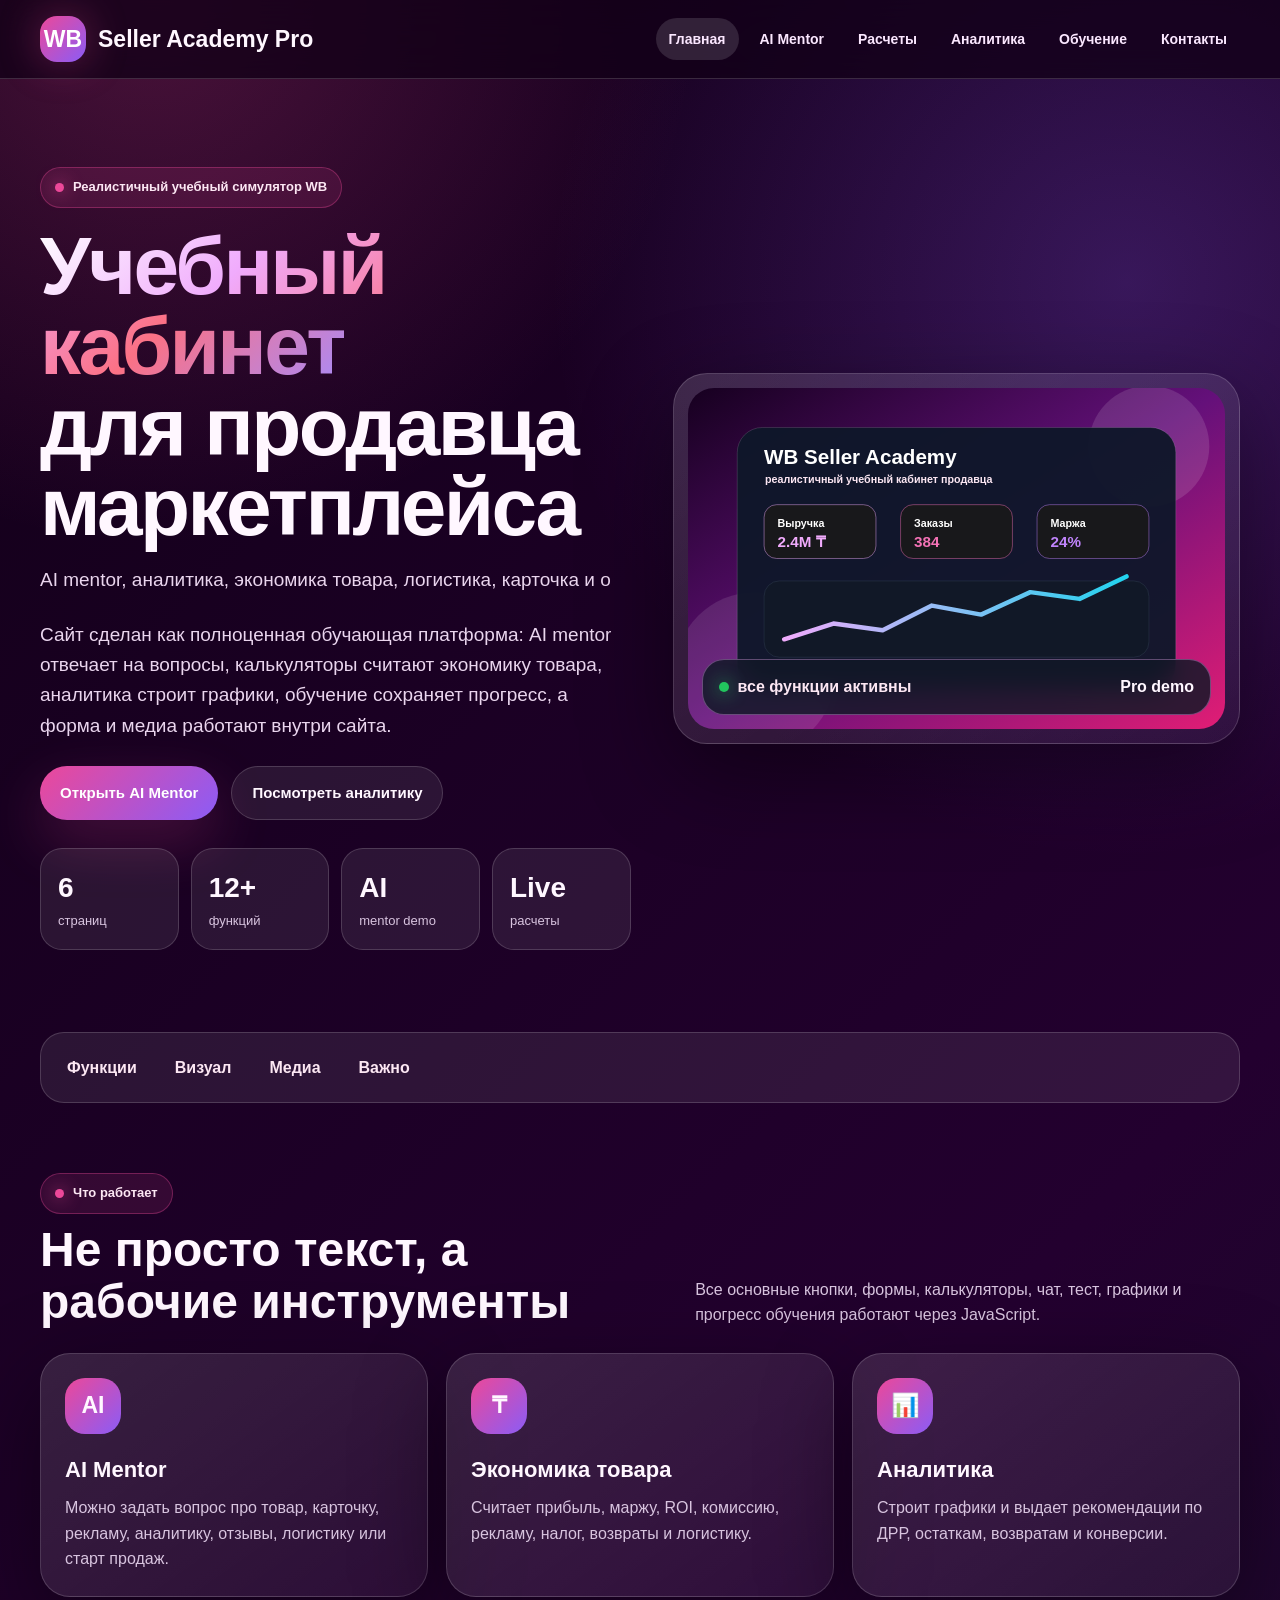
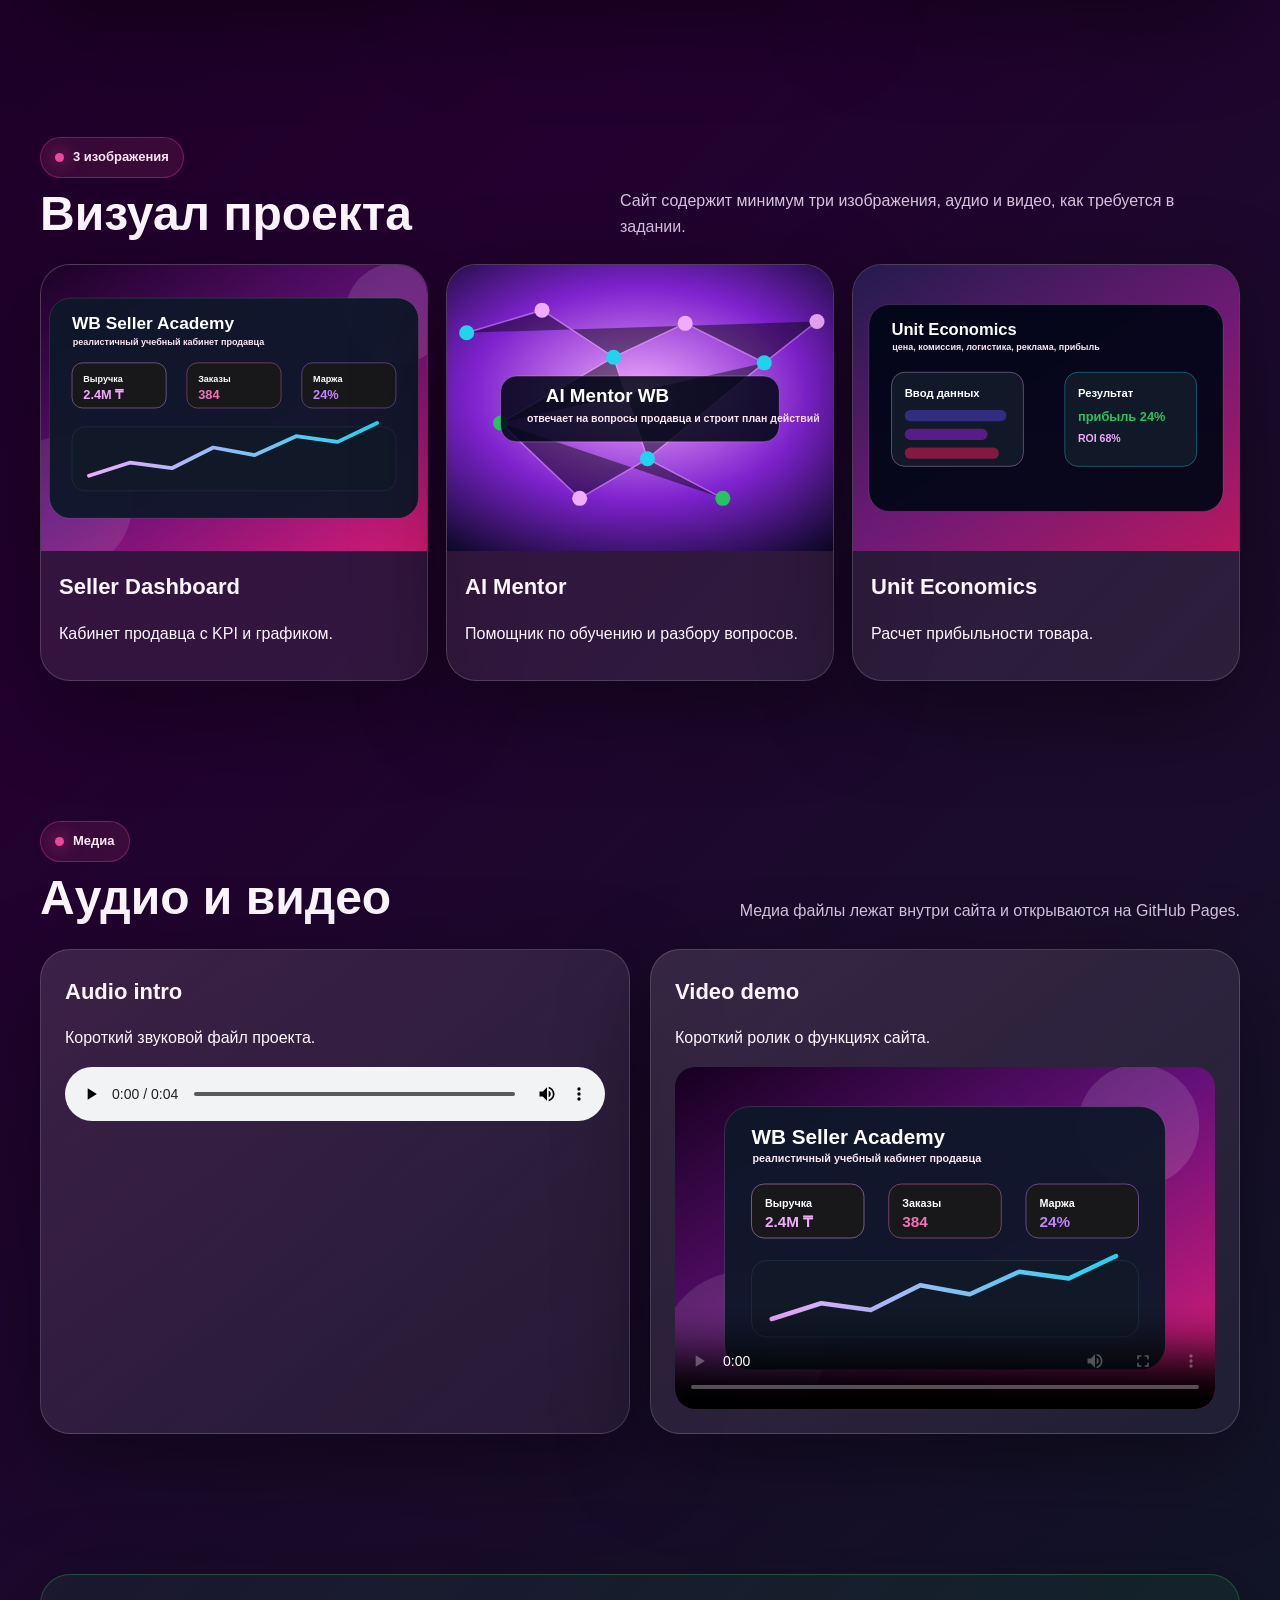
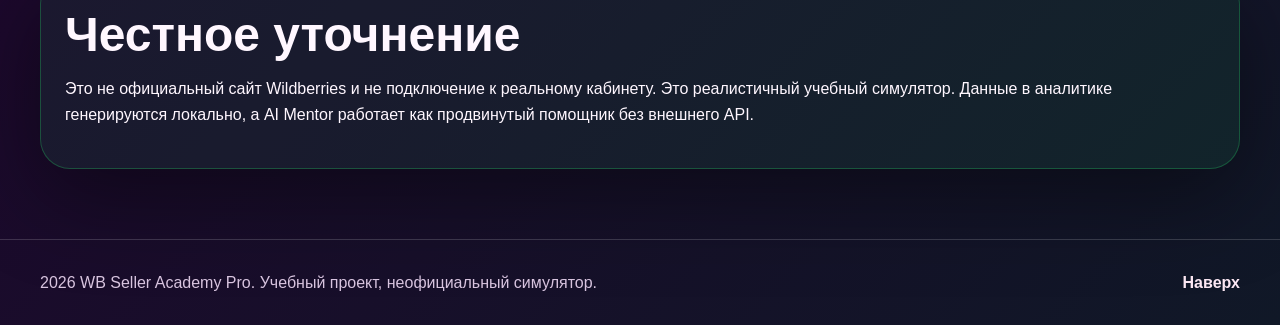
<file: index.html>
<!DOCTYPE html><html lang="ru"><head><meta charset="UTF-8"><meta name="viewport" content="width=device-width, initial-scale=1.0"><title>WB Seller Academy Pro</title><link rel="stylesheet" href="academy-pro-v7.css?v=7"></head><body><header class="header" id="top"><div class="container header-inner"><a class="logo" href="index.html"><span class="logo-mark">WB</span><span>Seller Academy Pro</span></a><button class="menu" aria-label="Меню">☰</button><nav class="nav"><a class="active" href="index.html">Главная</a><a class="" href="ai-mentor.html">AI Mentor</a><a class="" href="calculators.html">Расчеты</a><a class="" href="analytics.html">Аналитика</a><a class="" href="academy.html">Обучение</a><a class="" href="contact.html">Контакты</a></nav></div></header><main><section class="hero"><div class="container hero-grid"><div><span class="kicker">Реалистичный учебный симулятор WB</span><h1><span class="gradient">Учебный кабинет</span><br>для продавца маркетплейса</h1><p class="lead" id="typeText"></p><p class="lead">Сайт сделан как полноценная обучающая платформа: AI mentor отвечает на вопросы, калькуляторы считают экономику товара, аналитика строит графики, обучение сохраняет прогресс, а форма и медиа работают внутри сайта.</p><div class="actions"><a class="btn btn-primary" href="ai-mentor.html">Открыть AI Mentor</a><a class="btn btn-ghost" href="analytics.html">Посмотреть аналитику</a></div><div class="metrics"><div class="metric"><strong>6</strong><span>страниц</span></div><div class="metric"><strong>12+</strong><span>функций</span></div><div class="metric"><strong>AI</strong><span>mentor demo</span></div><div class="metric"><strong>Live</strong><span>расчеты</span></div></div></div><div class="visual"><img src="wb-pro-dashboard.svg" alt="Dashboard продавца"><div class="float-panel"><span class="online"><span class="dot"></span>все функции активны</span><strong>Pro demo</strong></div></div></div></section><nav class="page-nav container"><a href="#functions">Функции</a><a href="#gallery">Визуал</a><a href="#media">Медиа</a><a href="#disclaimer">Важно</a></nav><section class="section container" id="functions"><div class="section-head"><div><span class="kicker">Что работает</span><h2>Не просто текст, а рабочие инструменты</h2></div><p>Все основные кнопки, формы, калькуляторы, чат, тест, графики и прогресс обучения работают через JavaScript.</p></div><div class="cards"><article class="card"><div class="icon">AI</div><h3>AI Mentor</h3><p>Можно задать вопрос про товар, карточку, рекламу, аналитику, отзывы, логистику или старт продаж.</p></article><article class="card"><div class="icon">₸</div><h3>Экономика товара</h3><p>Считает прибыль, маржу, ROI, комиссию, рекламу, налог, возвраты и логистику.</p></article><article class="card"><div class="icon">📊</div><h3>Аналитика</h3><p>Строит графики и выдает рекомендации по ДРР, остаткам, возвратам и конверсии.</p></article></div></section><section class="section container" id="gallery"><div class="section-head"><div><span class="kicker">3 изображения</span><h2>Визуал проекта</h2></div><p>Сайт содержит минимум три изображения, аудио и видео, как требуется в задании.</p></div><div class="gallery"><article class="shot"><img src="wb-pro-dashboard.svg"><div><h3>Seller Dashboard</h3><p>Кабинет продавца с KPI и графиком.</p></div></article><article class="shot"><img src="wb-pro-ai.svg"><div><h3>AI Mentor</h3><p>Помощник по обучению и разбору вопросов.</p></div></article><article class="shot"><img src="wb-pro-calc.svg"><div><h3>Unit Economics</h3><p>Расчет прибыльности товара.</p></div></article></div></section><section class="section container" id="media"><div class="section-head"><div><span class="kicker">Медиа</span><h2>Аудио и видео</h2></div><p>Медиа файлы лежат внутри сайта и открываются на GitHub Pages.</p></div><div class="media-grid"><div class="media-card"><h3>Audio intro</h3><p>Короткий звуковой файл проекта.</p><audio controls><source src="wb-pro-audio.wav" type="audio/wav"></audio></div><div class="media-card"><h3>Video demo</h3><p>Короткий ролик о функциях сайта.</p><video controls poster="wb-pro-dashboard.svg"><source src="wb-pro-video.mp4" type="video/mp4"></video></div></div></section><section class="section container" id="disclaimer"><div class="notice"><h2>Честное уточнение</h2><p>Это не официальный сайт Wildberries и не подключение к реальному кабинету. Это реалистичный учебный симулятор. Данные в аналитике генерируются локально, а AI Mentor работает как продвинутый помощник без внешнего API.</p></div></section></main><footer class="footer"><div class="container footer-inner"><span><span class="year"></span> WB Seller Academy Pro. Учебный проект, неофициальный симулятор.</span><a class="to-top" href="#top">Наверх</a></div></footer><script src="academy-pro-v7.js?v=7"></script></body></html>
</file>
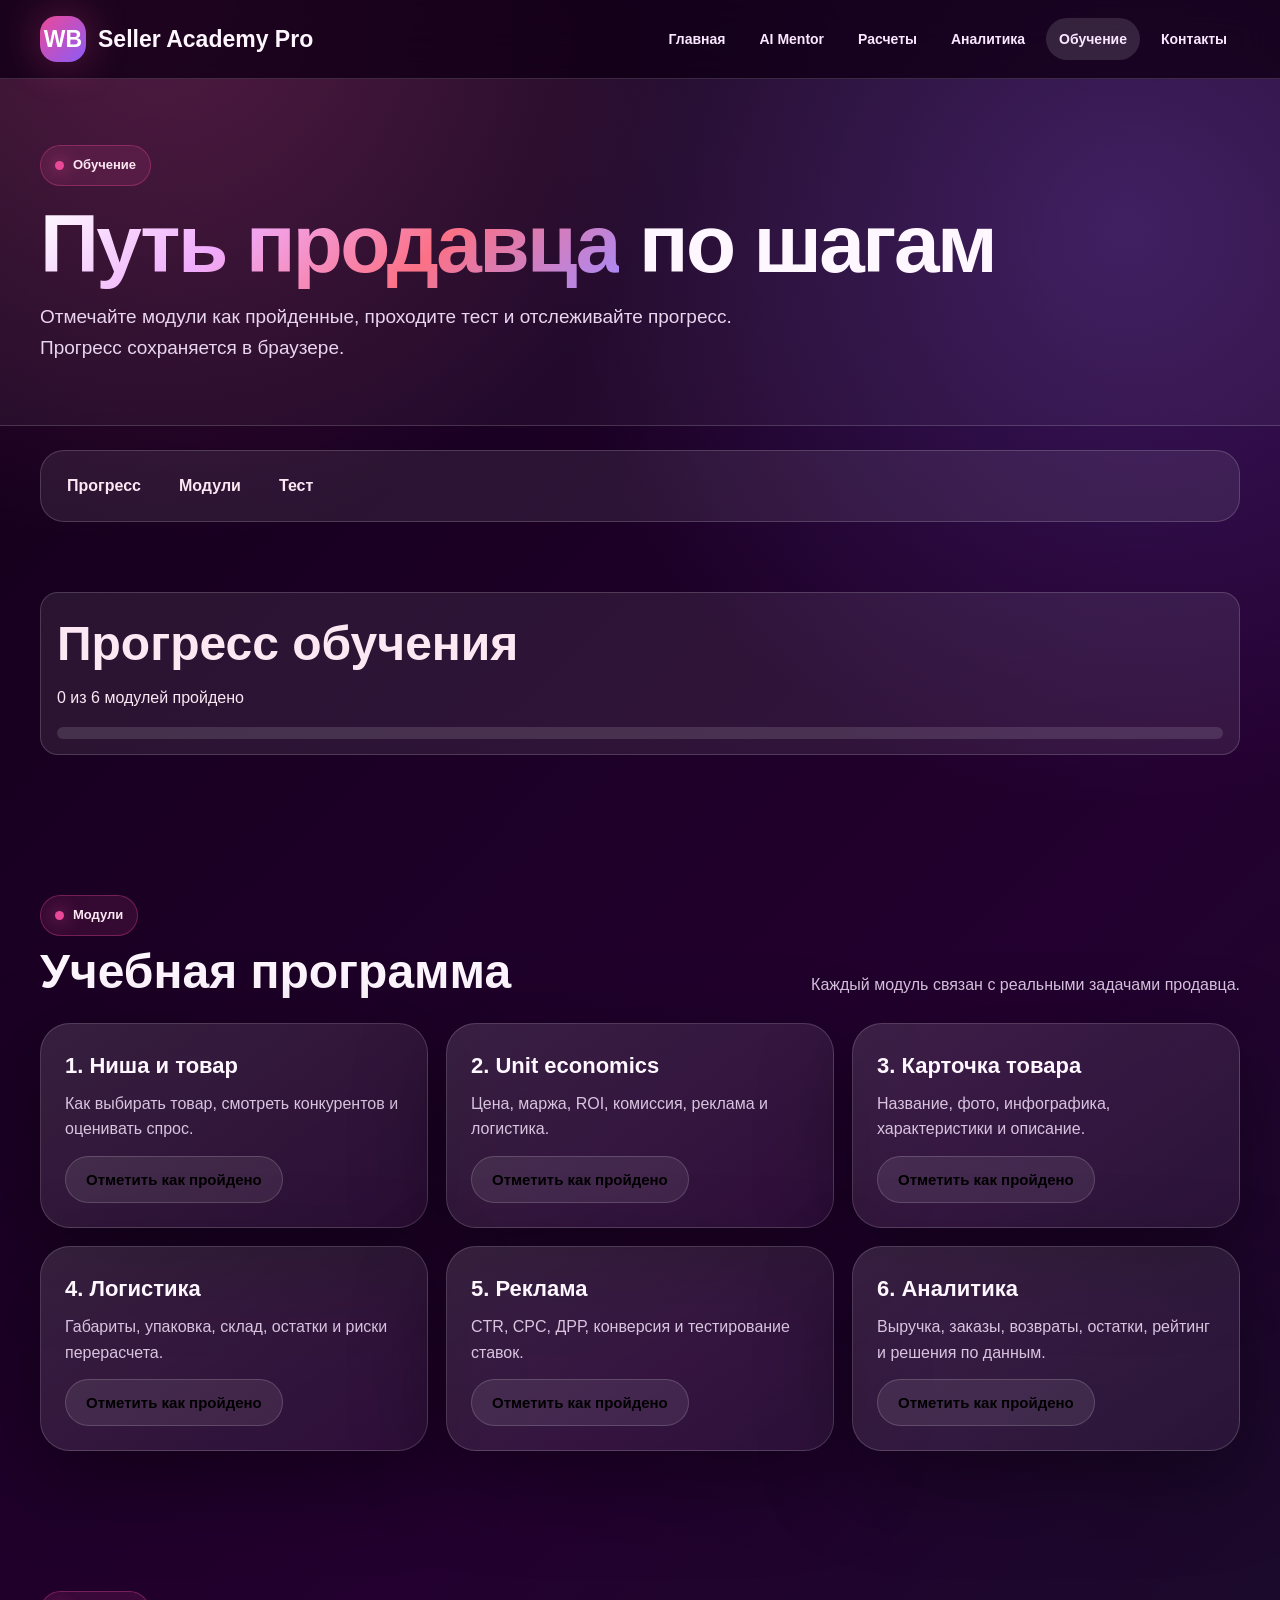
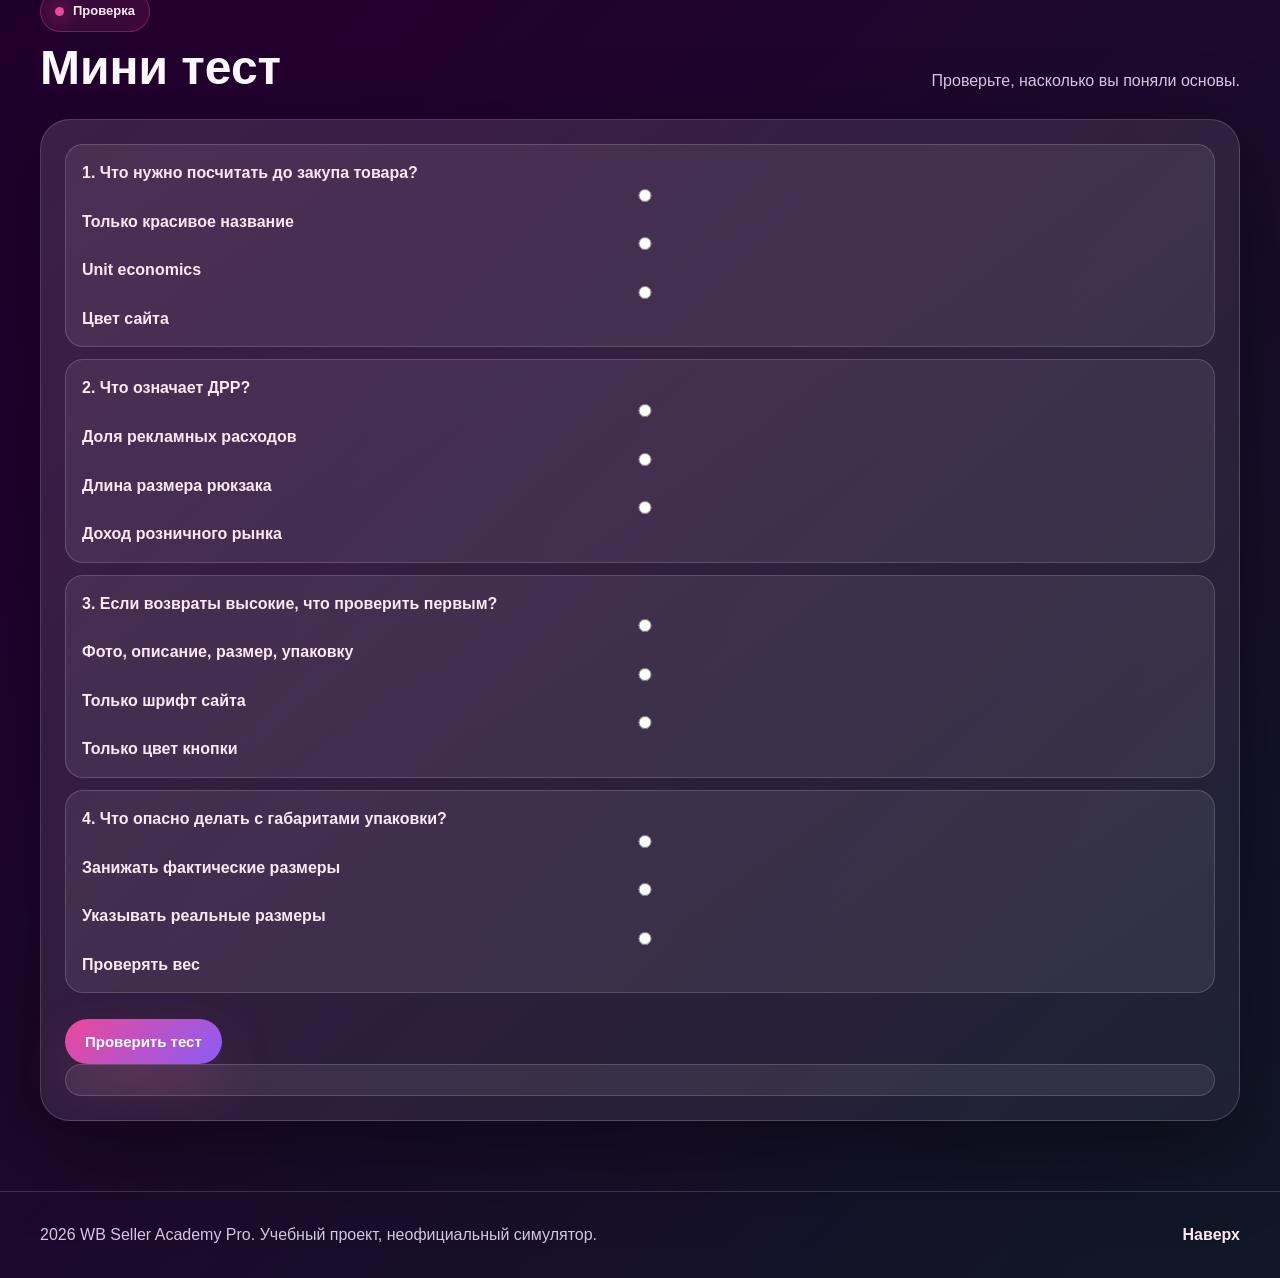
<file: academy.html>
<!DOCTYPE html><html lang="ru"><head><meta charset="UTF-8"><meta name="viewport" content="width=device-width, initial-scale=1.0"><title>Обучение WB</title><link rel="stylesheet" href="academy-pro-v7.css?v=7"></head><body><header class="header" id="top"><div class="container header-inner"><a class="logo" href="index.html"><span class="logo-mark">WB</span><span>Seller Academy Pro</span></a><button class="menu" aria-label="Меню">☰</button><nav class="nav"><a class="" href="index.html">Главная</a><a class="" href="ai-mentor.html">AI Mentor</a><a class="" href="calculators.html">Расчеты</a><a class="" href="analytics.html">Аналитика</a><a class="active" href="academy.html">Обучение</a><a class="" href="contact.html">Контакты</a></nav></div></header><main><section class="page-hero"><div class="container"><span class="kicker">Обучение</span><h1><span class="gradient">Путь продавца</span> по шагам</h1><p class="lead">Отмечайте модули как пройденные, проходите тест и отслеживайте прогресс. Прогресс сохраняется в браузере.</p></div></section><nav class="page-nav container"><a href="#progress">Прогресс</a><a href="#lessons-section">Модули</a><a href="#quiz">Тест</a></nav><section class="section container" id="progress"><div class="progress-card"><h2>Прогресс обучения</h2><p id="progressText">0 из 6 модулей пройдено</p><div class="progress-bar"><span id="progressLine" style="width:0%"></span></div></div></section><section class="section container" id="lessons-section"><div class="section-head"><div><span class="kicker">Модули</span><h2>Учебная программа</h2></div><p>Каждый модуль связан с реальными задачами продавца.</p></div><div class="learning-grid" id="lessonGrid"></div></section><section class="section container" id="quiz"><div class="section-head"><div><span class="kicker">Проверка</span><h2>Мини тест</h2></div><p>Проверьте, насколько вы поняли основы.</p></div><div class="quiz-box" id="quizBox"></div></section></main><footer class="footer"><div class="container footer-inner"><span><span class="year"></span> WB Seller Academy Pro. Учебный проект, неофициальный симулятор.</span><a class="to-top" href="#top">Наверх</a></div></footer><script src="academy-pro-v7.js?v=7"></script></body></html>
</file>
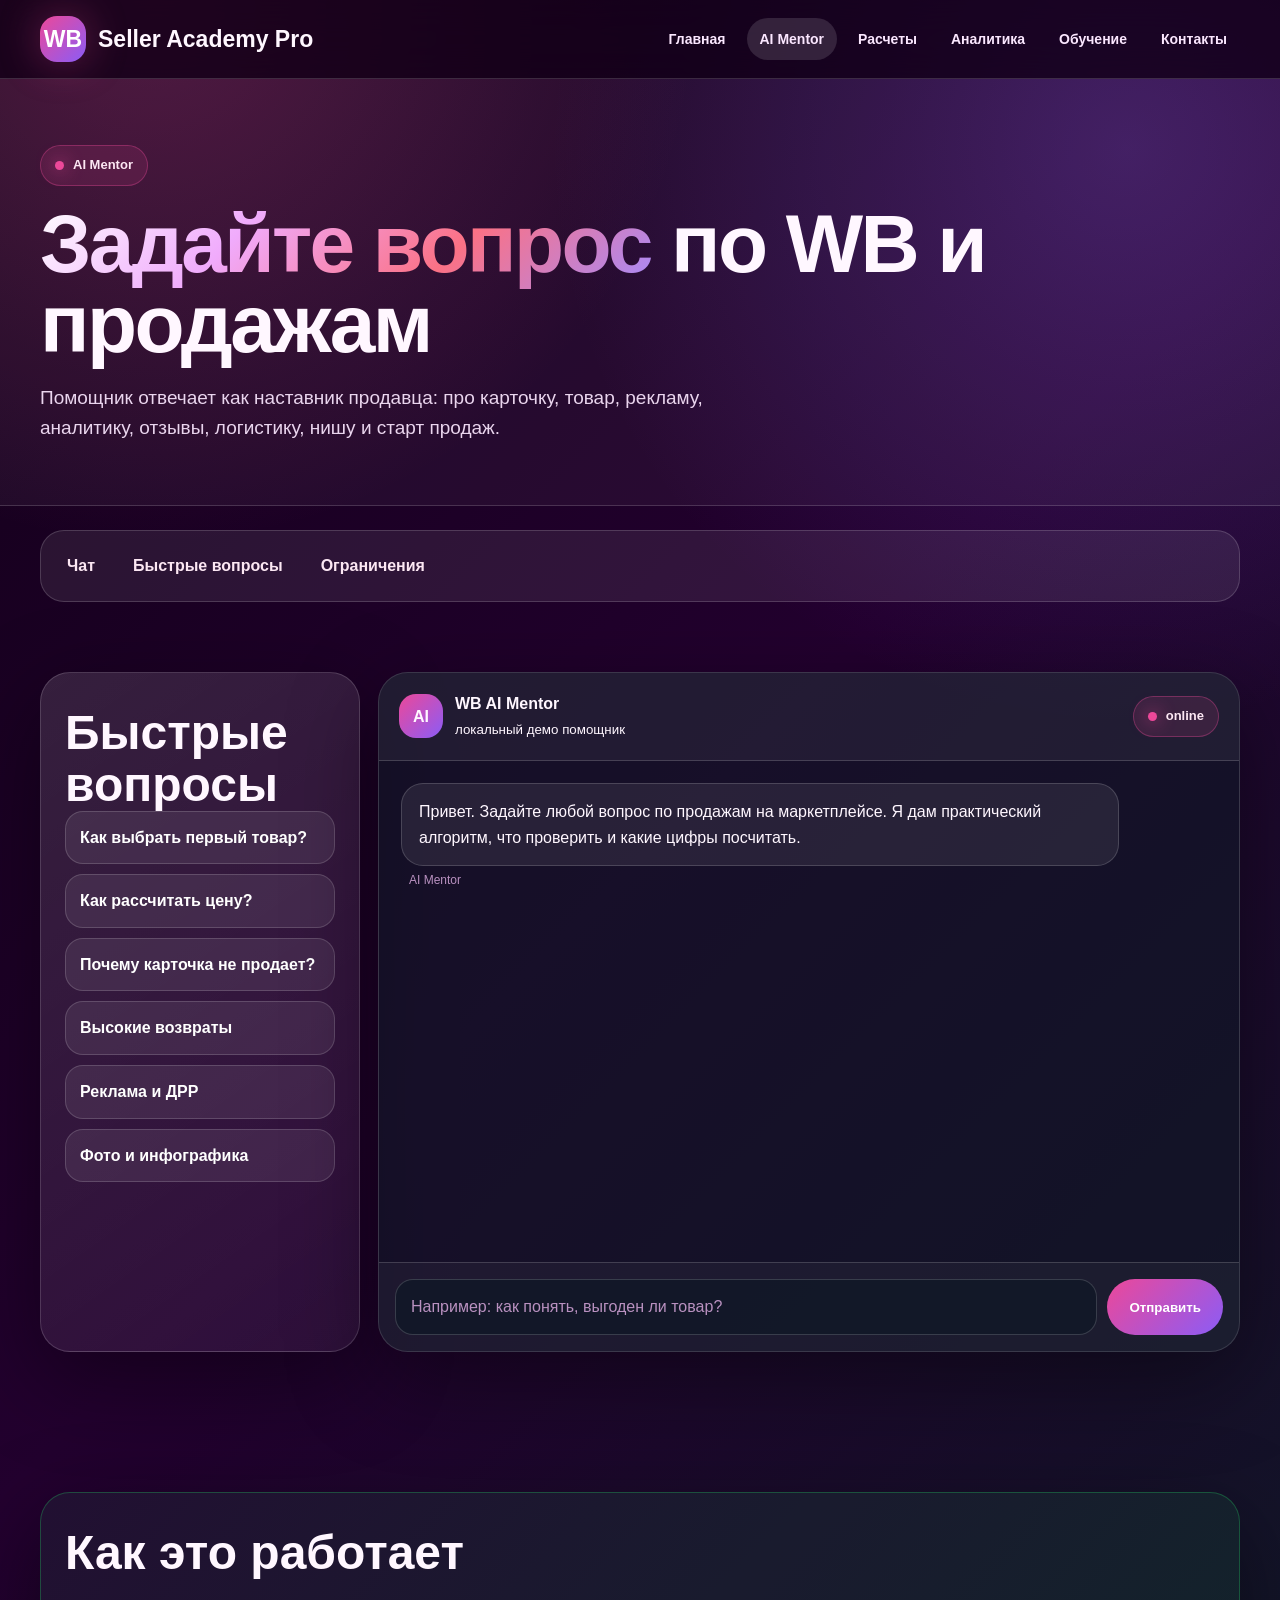
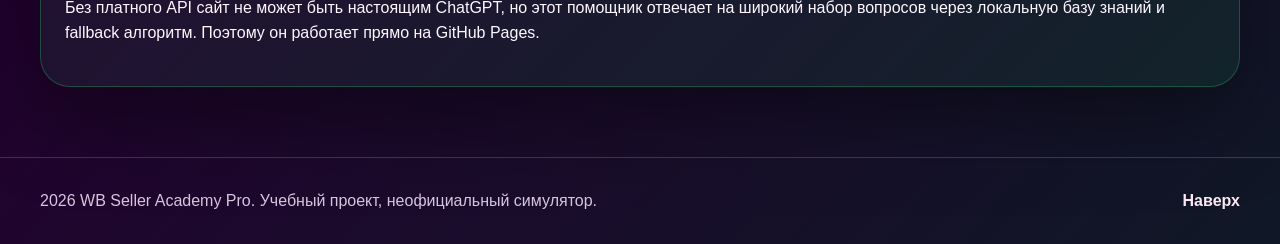
<file: ai-mentor.html>
<!DOCTYPE html><html lang="ru"><head><meta charset="UTF-8"><meta name="viewport" content="width=device-width, initial-scale=1.0"><title>AI Mentor WB</title><link rel="stylesheet" href="academy-pro-v7.css?v=7"></head><body><header class="header" id="top"><div class="container header-inner"><a class="logo" href="index.html"><span class="logo-mark">WB</span><span>Seller Academy Pro</span></a><button class="menu" aria-label="Меню">☰</button><nav class="nav"><a class="" href="index.html">Главная</a><a class="active" href="ai-mentor.html">AI Mentor</a><a class="" href="calculators.html">Расчеты</a><a class="" href="analytics.html">Аналитика</a><a class="" href="academy.html">Обучение</a><a class="" href="contact.html">Контакты</a></nav></div></header><main><section class="page-hero"><div class="container"><span class="kicker">AI Mentor</span><h1><span class="gradient">Задайте вопрос</span> по WB и продажам</h1><p class="lead">Помощник отвечает как наставник продавца: про карточку, товар, рекламу, аналитику, отзывы, логистику, нишу и старт продаж.</p></div></section><nav class="page-nav container"><a href="#chat">Чат</a><a href="#examples">Быстрые вопросы</a><a href="#limits">Ограничения</a></nav><section class="section container" id="chat"><div class="ai-shell"><aside class="ai-box" id="examples"><h2>Быстрые вопросы</h2><div class="quick-panel"><button class="quick-btn" data-question="Как выбрать первый товар для продажи на Wildberries?">Как выбрать первый товар?</button><button class="quick-btn" data-question="Как рассчитать цену и прибыль товара?">Как рассчитать цену?</button><button class="quick-btn" data-question="Почему карточка товара не продает?">Почему карточка не продает?</button><button class="quick-btn" data-question="Что делать если высокий процент возвратов?">Высокие возвраты</button><button class="quick-btn" data-question="Как анализировать рекламу и ДРР?">Реклама и ДРР</button><button class="quick-btn" data-question="Как улучшить фото и инфографику?">Фото и инфографика</button></div></aside><section class="chat-app"><div class="chat-top"><div style="display:flex;align-items:center;gap:12px"><span class="avatar">AI</span><div><b>WB AI Mentor</b><br><small>локальный демо помощник</small></div></div><span class="kicker">online</span></div><div class="chat-messages" id="chatMessages"><div class="message bot"><div class="bubble">Привет. Задайте любой вопрос по продажам на маркетплейсе. Я дам практический алгоритм, что проверить и какие цифры посчитать.</div><div class="meta">AI Mentor</div></div></div><form class="chat-input" id="chatForm"><div class="input-row"><input id="chatInput" type="text" placeholder="Например: как понять, выгоден ли товар?" required><button class="send-btn" type="submit">Отправить</button></div></form></section></div></section><section class="section container" id="limits"><div class="notice"><h2>Как это работает</h2><p>Без платного API сайт не может быть настоящим ChatGPT, но этот помощник отвечает на широкий набор вопросов через локальную базу знаний и fallback алгоритм. Поэтому он работает прямо на GitHub Pages.</p></div></section></main><footer class="footer"><div class="container footer-inner"><span><span class="year"></span> WB Seller Academy Pro. Учебный проект, неофициальный симулятор.</span><a class="to-top" href="#top">Наверх</a></div></footer><script src="academy-pro-v7.js?v=7"></script></body></html>
</file>
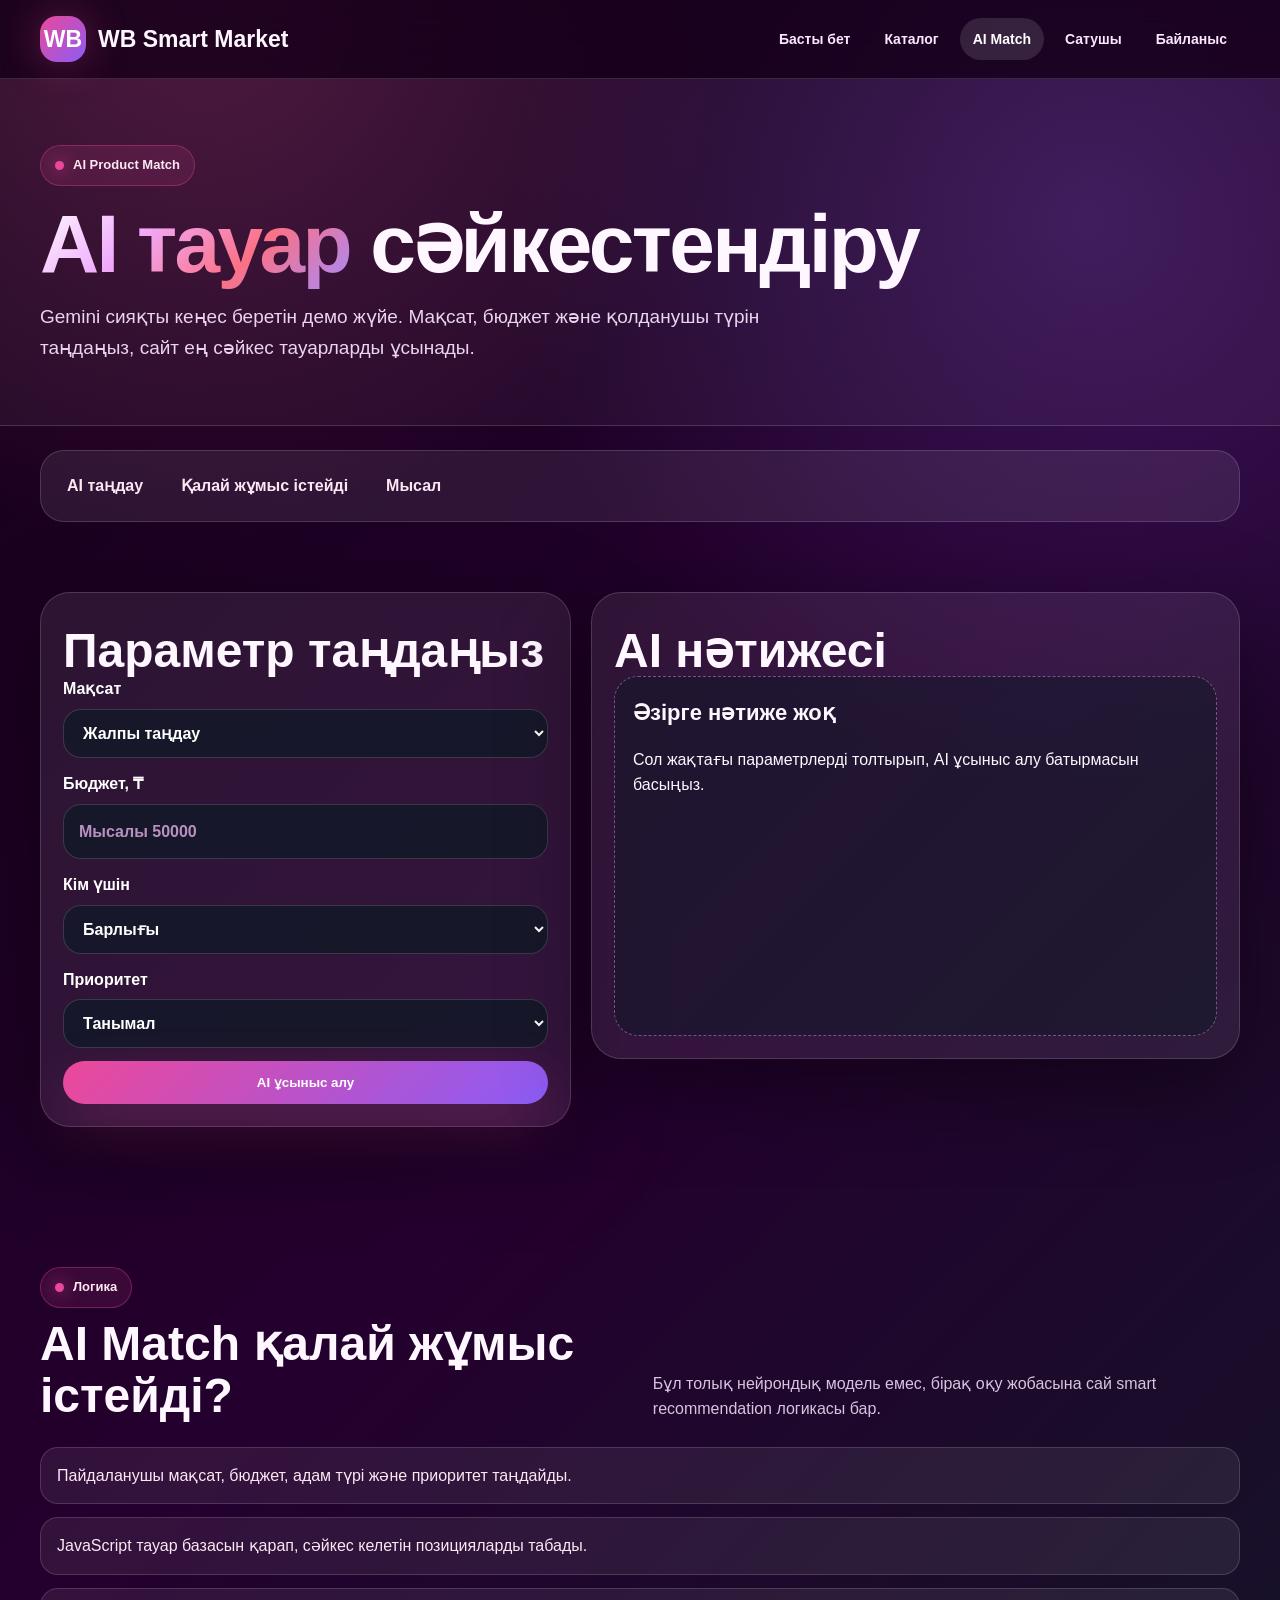
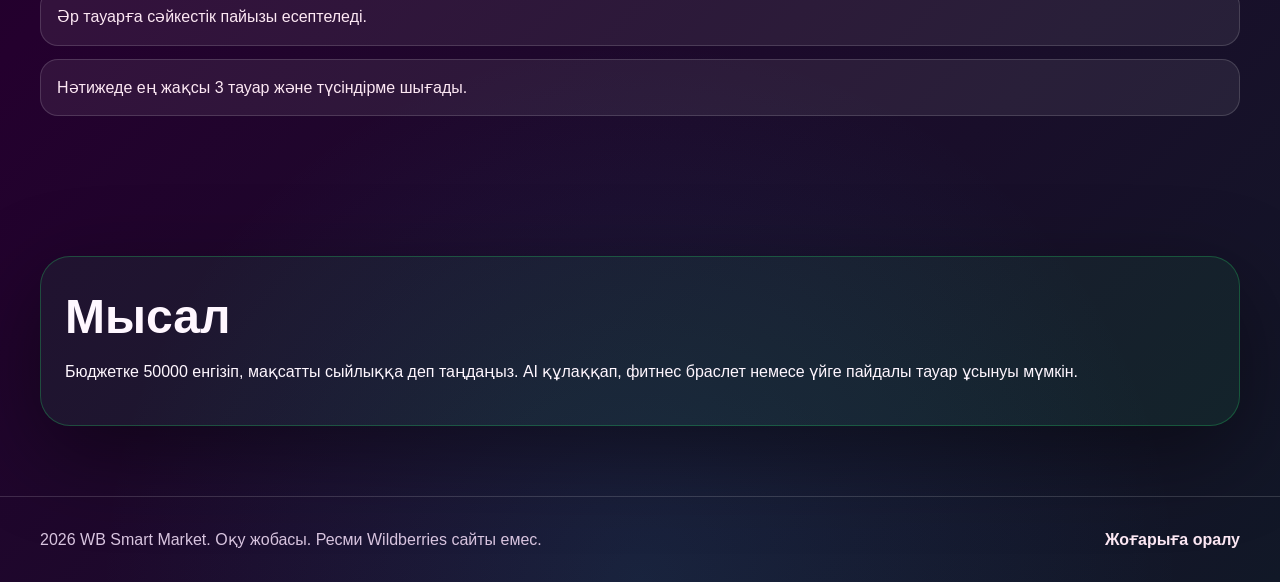
<file: ai.html>
<!DOCTYPE html>
<html lang="kk">
<head>
  <meta charset="UTF-8">
  <meta name="viewport" content="width=device-width, initial-scale=1.0">
  <title>WB Smart Market | AI Match</title>
  <link rel="stylesheet" href="style.css">
</head>
<body>
<header class="header" id="top">
  <div class="container header-inner">
    <a class="logo" href="index.html"><span class="logo-mark">WB</span><span>WB Smart Market</span></a>
    <button class="menu" aria-label="Мәзір">☰</button>
    <nav class="nav">
      <a class="" href="index.html">Басты бет</a>
      <a class="" href="catalog.html">Каталог</a>
      <a class="active" href="ai.html">AI Match</a>
      <a class="" href="seller.html">Сатушы</a>
      <a class="" href="contact.html">Байланыс</a>
    </nav>
  </div>
</header>

<main>
  <section class="page-hero">
    <div class="container">
      <span class="kicker">AI Product Match</span>
      <h1><span class="gradient">AI тауар</span> сәйкестендіру</h1>
      <p class="lead">Gemini сияқты кеңес беретін демо жүйе. Мақсат, бюджет және қолданушы түрін таңдаңыз, сайт ең сәйкес тауарларды ұсынады.</p>
    </div>
  </section>

  <nav class="page-nav container" aria-label="Бет ішіндегі навигация">
    <a href="#ai">AI таңдау</a>
    <a href="#how">Қалай жұмыс істейді</a>
    <a href="#examples">Мысал</a>
  </nav>

  <section class="section container" id="ai">
    <div class="ai-layout">
      <div class="ai-box">
        <h2>Параметр таңдаңыз</h2>
        <div class="ai-form">
          <label>Мақсат
            <select id="purpose">
              <option value="">Жалпы таңдау</option>
              <option value="gift">Сыйлыққа</option>
              <option value="sport">Спортқа</option>
              <option value="home">Үйге</option>
            </select>
          </label>
          <label>Бюджет, ₸
            <input id="budget" type="number" placeholder="Мысалы 50000">
          </label>
          <label>Кім үшін
            <select id="person">
              <option value="">Барлығы</option>
              <option value="girl">Қыздарға</option>
              <option value="child">Балаларға</option>
              <option value="adult">Ересек адамға</option>
            </select>
          </label>
          <label>Приоритет
            <select id="priority">
              <option value="popular">Танымал</option>
              <option value="cheap">Бағасы тиімді</option>
              <option value="rating">Рейтингі жоғары</option>
            </select>
          </label>
          <button class="btn btn-primary" id="aiBtn" type="button">AI ұсыныс алу</button>
        </div>
      </div>

      <div class="ai-box">
        <h2>AI нәтижесі</h2>
        <div class="result" id="aiResult">
          <h3>Әзірге нәтиже жоқ</h3>
          <p>Сол жақтағы параметрлерді толтырып, AI ұсыныс алу батырмасын басыңыз.</p>
        </div>
      </div>
    </div>
  </section>

  <section class="section container" id="how">
    <div class="section-head">
      <div><span class="kicker">Логика</span><h2>AI Match қалай жұмыс істейді?</h2></div>
      <p>Бұл толық нейрондық модель емес, бірақ оқу жобасына сай smart recommendation логикасы бар.</p>
    </div>
    <ul class="list">
      <li>Пайдаланушы мақсат, бюджет, адам түрі және приоритет таңдайды.</li>
      <li>JavaScript тауар базасын қарап, сәйкес келетін позицияларды табады.</li>
      <li>Әр тауарға сәйкестік пайызы есептеледі.</li>
      <li>Нәтижеде ең жақсы 3 тауар және түсіндірме шығады.</li>
    </ul>
  </section>

  <section class="section container" id="examples">
    <div class="notice"><h2>Мысал</h2><p>Бюджетке 50000 енгізіп, мақсатты сыйлыққа деп таңдаңыз. AI құлаққап, фитнес браслет немесе үйге пайдалы тауар ұсынуы мүмкін.</p></div>
  </section>
</main>

<footer class="footer">
  <div class="container footer-inner">
    <span><span class="year"></span> WB Smart Market. Оқу жобасы. Ресми Wildberries сайты емес.</span>
    <a class="to-top" href="#top">Жоғарыға оралу</a>
  </div>
</footer>
<script src="script.js"></script>
</body>
</html>
</file>
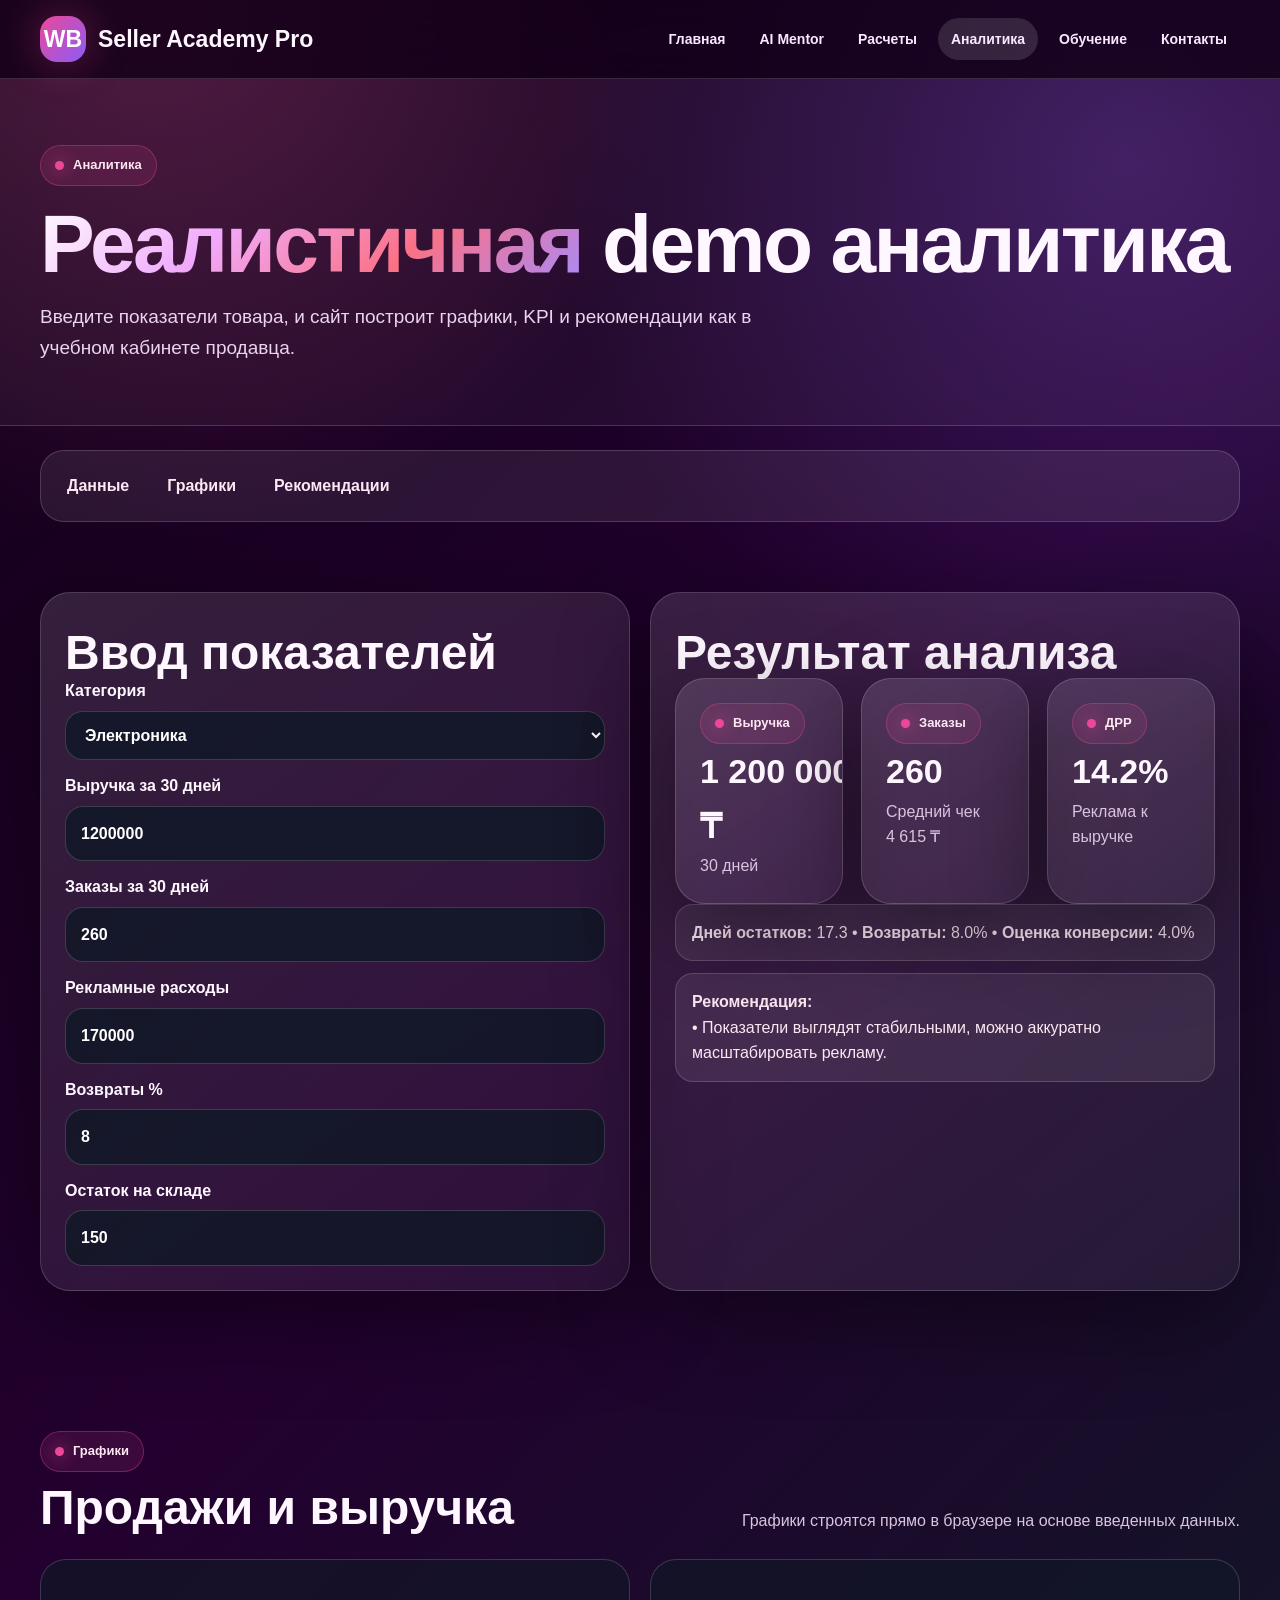
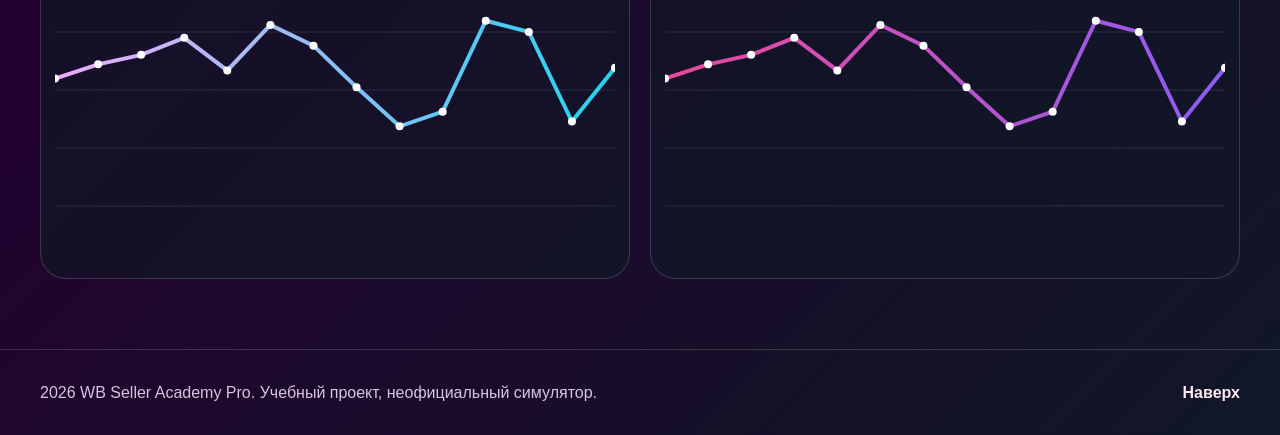
<file: analytics.html>
<!DOCTYPE html><html lang="ru"><head><meta charset="UTF-8"><meta name="viewport" content="width=device-width, initial-scale=1.0"><title>Аналитика WB</title><link rel="stylesheet" href="academy-pro-v7.css?v=7"></head><body><header class="header" id="top"><div class="container header-inner"><a class="logo" href="index.html"><span class="logo-mark">WB</span><span>Seller Academy Pro</span></a><button class="menu" aria-label="Меню">☰</button><nav class="nav"><a class="" href="index.html">Главная</a><a class="" href="ai-mentor.html">AI Mentor</a><a class="" href="calculators.html">Расчеты</a><a class="active" href="analytics.html">Аналитика</a><a class="" href="academy.html">Обучение</a><a class="" href="contact.html">Контакты</a></nav></div></header><main><section class="page-hero"><div class="container"><span class="kicker">Аналитика</span><h1><span class="gradient">Реалистичная</span> demo аналитика</h1><p class="lead">Введите показатели товара, и сайт построит графики, KPI и рекомендации как в учебном кабинете продавца.</p></div></section><nav class="page-nav container"><a href="#input">Данные</a><a href="#charts">Графики</a><a href="#result">Рекомендации</a></nav><section class="section container" id="input"><div class="analytics-layout"><div class="calc-box"><h2>Ввод показателей</h2><div class="analytics-form"><label>Категория<select id="category"><option value="electronics">Электроника</option><option value="fashion">Одежда и аксессуары</option><option value="home">Дом</option><option value="kids">Детские товары</option></select></label><label>Выручка за 30 дней<input id="revenue" type="number" value="1200000"></label><label>Заказы за 30 дней<input id="orders" type="number" value="260"></label><label>Рекламные расходы<input id="adSpend" type="number" value="170000"></label><label>Возвраты %<input id="returnRate" type="number" value="8"></label><label>Остаток на складе<input id="stock" type="number" value="150"></label></div></div><div class="calc-box" id="result"><h2>Результат анализа</h2><div id="analyticsResult"></div></div></div></section><section class="section container" id="charts"><div class="section-head"><div><span class="kicker">Графики</span><h2>Продажи и выручка</h2></div><p>Графики строятся прямо в браузере на основе введенных данных.</p></div><div class="media-grid"><div class="chart-wrap"><canvas id="salesChart"></canvas></div><div class="chart-wrap"><canvas id="revenueChart"></canvas></div></div></section></main><footer class="footer"><div class="container footer-inner"><span><span class="year"></span> WB Seller Academy Pro. Учебный проект, неофициальный симулятор.</span><a class="to-top" href="#top">Наверх</a></div></footer><script src="academy-pro-v7.js?v=7"></script></body></html>
</file>
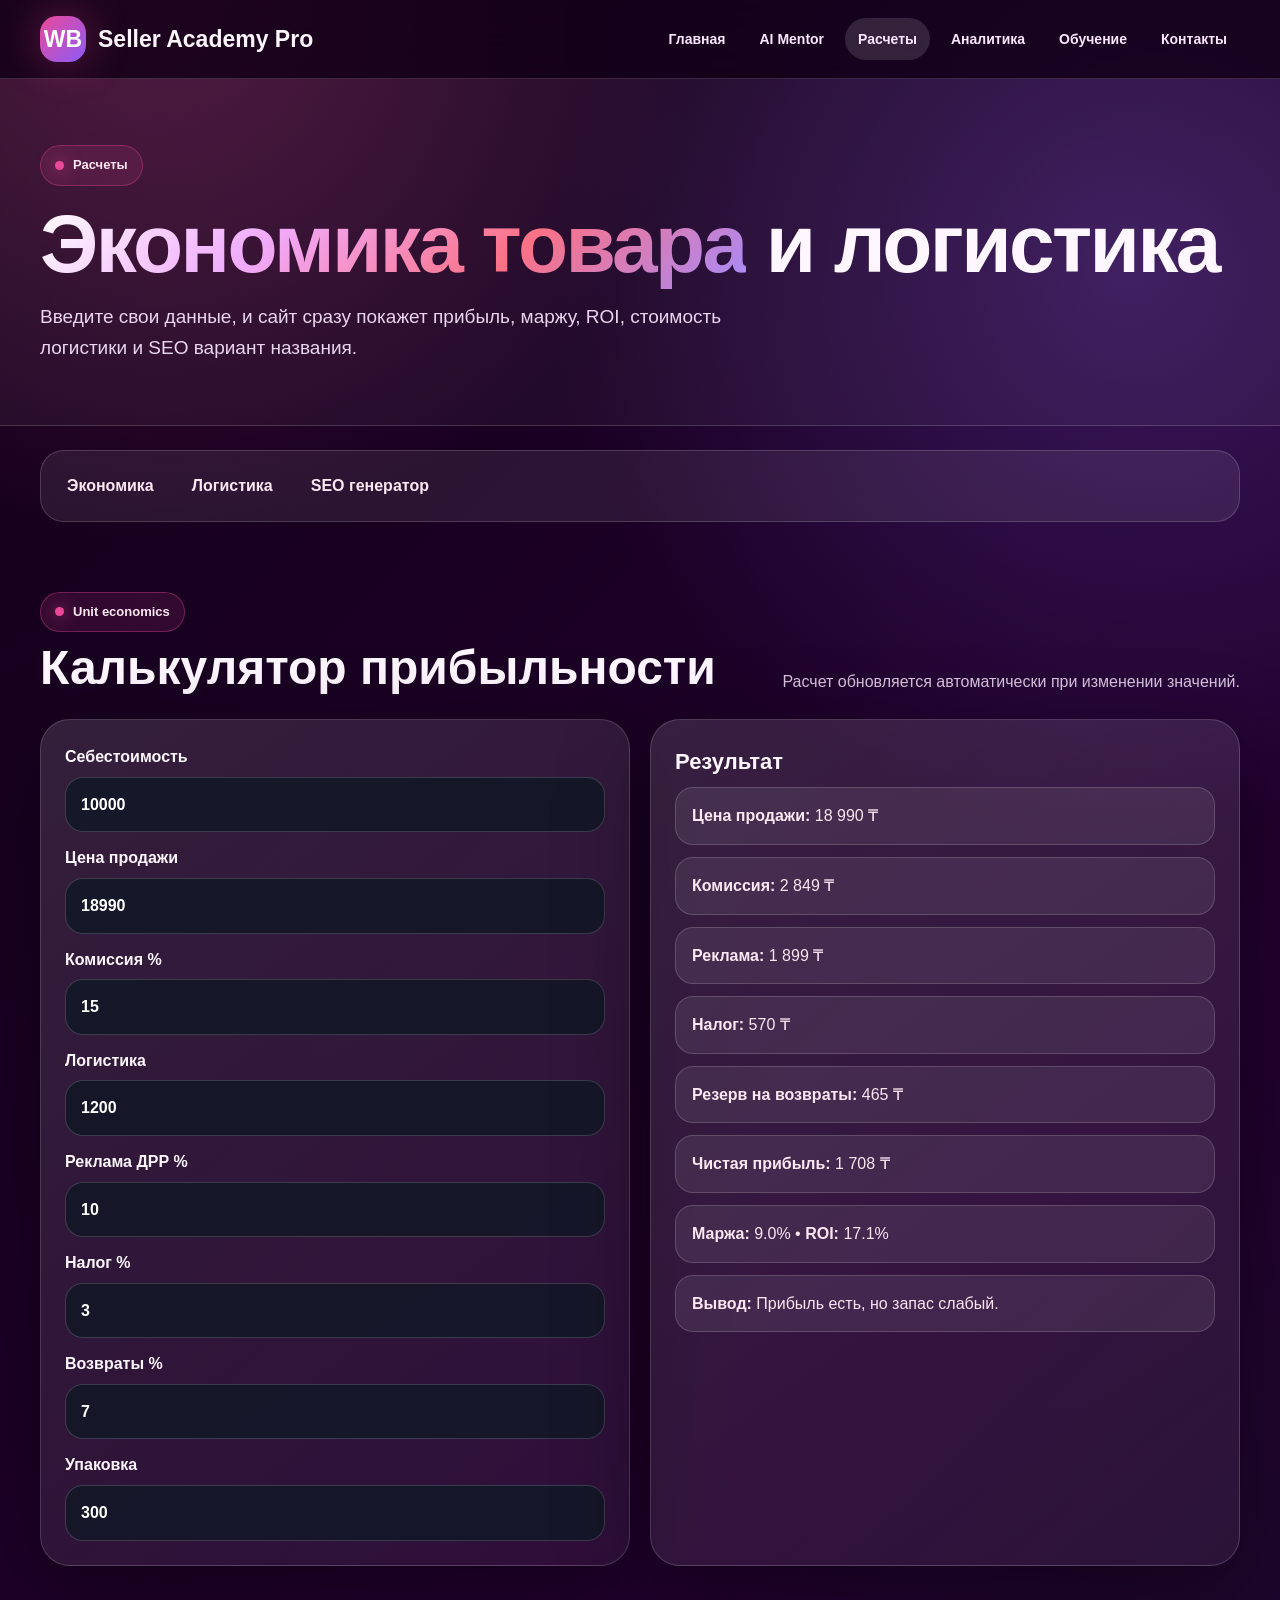
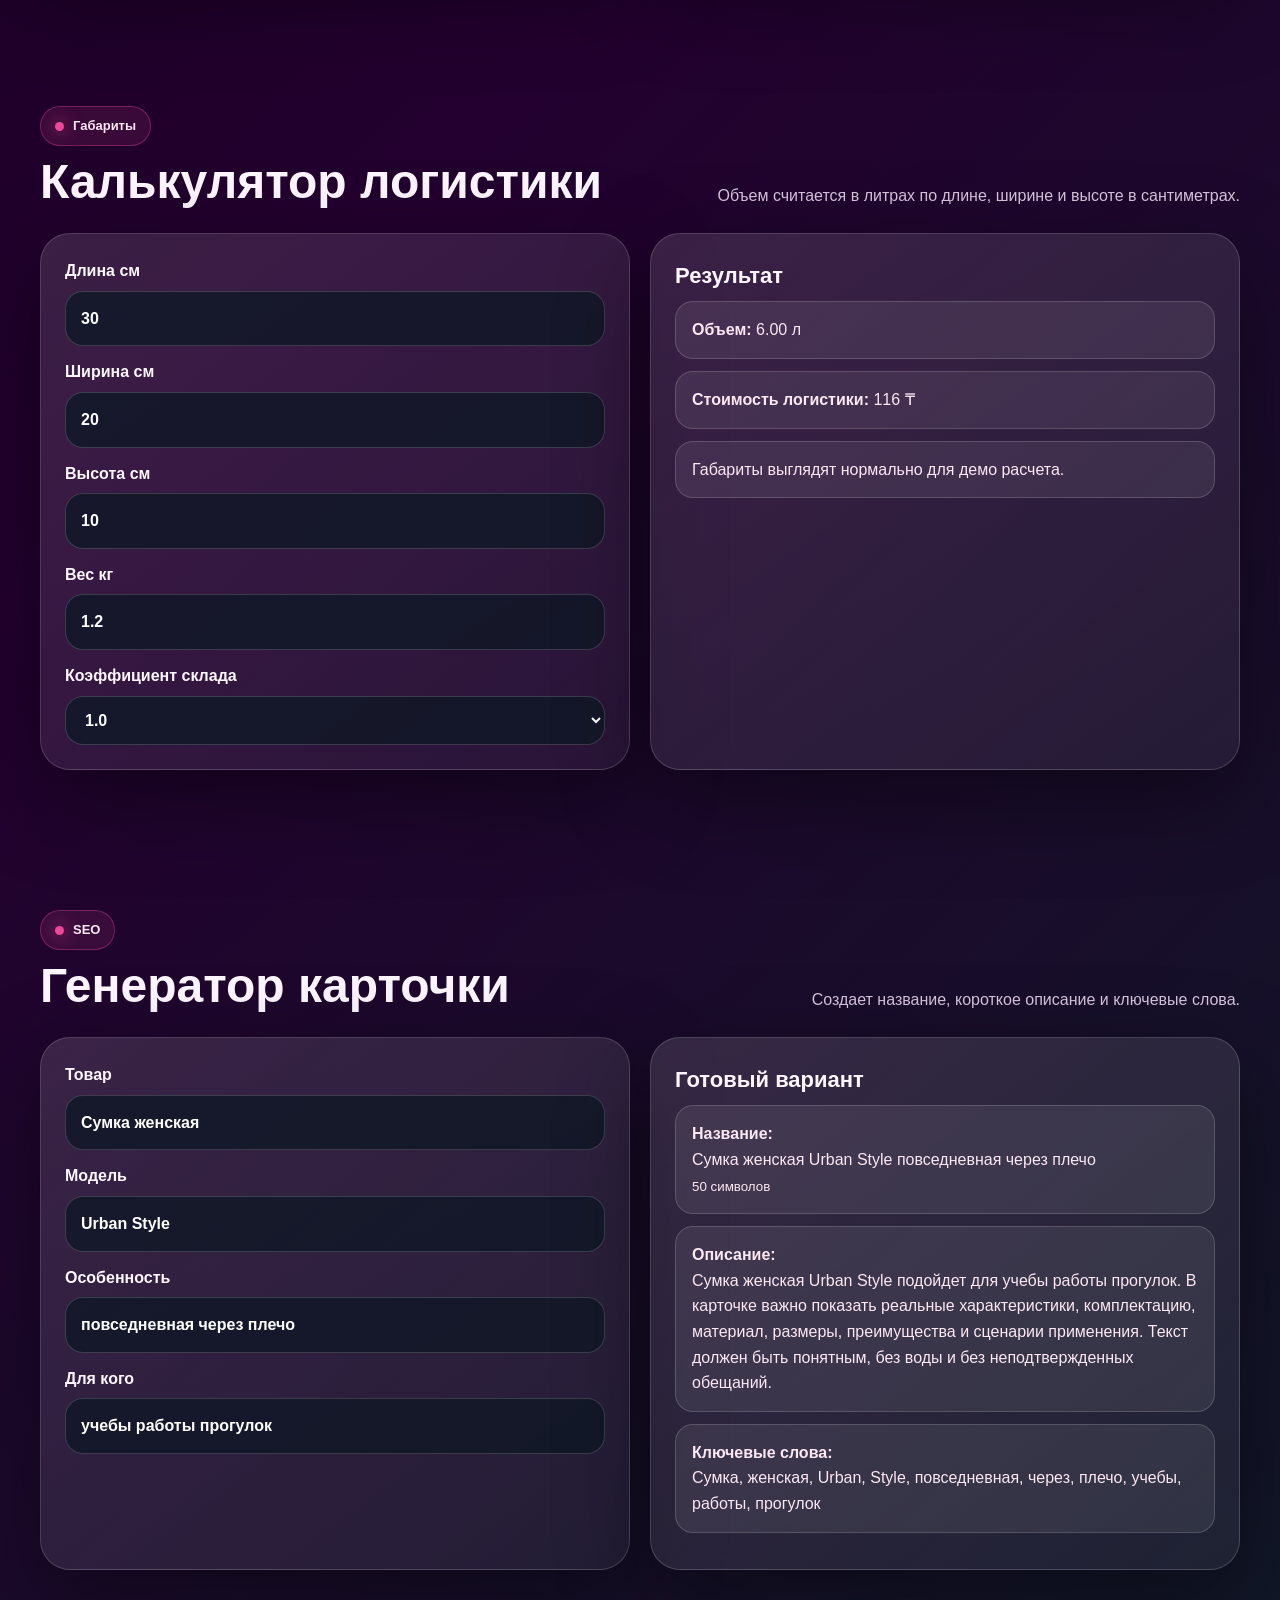
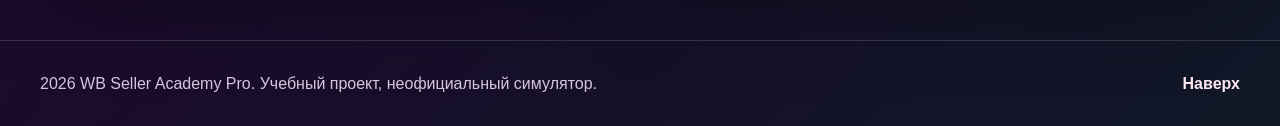
<file: calculators.html>
<!DOCTYPE html><html lang="ru"><head><meta charset="UTF-8"><meta name="viewport" content="width=device-width, initial-scale=1.0"><title>Расчеты WB</title><link rel="stylesheet" href="academy-pro-v7.css?v=7"></head><body><header class="header" id="top"><div class="container header-inner"><a class="logo" href="index.html"><span class="logo-mark">WB</span><span>Seller Academy Pro</span></a><button class="menu" aria-label="Меню">☰</button><nav class="nav"><a class="" href="index.html">Главная</a><a class="" href="ai-mentor.html">AI Mentor</a><a class="active" href="calculators.html">Расчеты</a><a class="" href="analytics.html">Аналитика</a><a class="" href="academy.html">Обучение</a><a class="" href="contact.html">Контакты</a></nav></div></header><main><section class="page-hero"><div class="container"><span class="kicker">Расчеты</span><h1><span class="gradient">Экономика товара</span> и логистика</h1><p class="lead">Введите свои данные, и сайт сразу покажет прибыль, маржу, ROI, стоимость логистики и SEO вариант названия.</p></div></section><nav class="page-nav container"><a href="#economics">Экономика</a><a href="#logistics">Логистика</a><a href="#seo">SEO генератор</a></nav><section class="section container" id="economics"><div class="section-head"><div><span class="kicker">Unit economics</span><h2>Калькулятор прибыльности</h2></div><p>Расчет обновляется автоматически при изменении значений.</p></div><div class="calcs"><div class="calc-box"><div class="calc-form"><label>Себестоимость<input id="cost" type="number" value="10000"></label><label>Цена продажи<input id="price" type="number" value="18990"></label><label>Комиссия %<input id="commission" type="number" value="15"></label><label>Логистика<input id="logistics" type="number" value="1200"></label><label>Реклама ДРР %<input id="ad" type="number" value="10"></label><label>Налог %<input id="tax" type="number" value="3"></label><label>Возвраты %<input id="returns" type="number" value="7"></label><label>Упаковка<input id="pack" type="number" value="300"></label></div></div><div class="calc-box"><h3>Результат</h3><div id="economicsResult"></div></div></div></section><section class="section container" id="logistics"><div class="section-head"><div><span class="kicker">Габариты</span><h2>Калькулятор логистики</h2></div><p>Объем считается в литрах по длине, ширине и высоте в сантиметрах.</p></div><div class="calcs"><div class="calc-box"><div class="calc-form"><label>Длина см<input id="length" type="number" value="30"></label><label>Ширина см<input id="width" type="number" value="20"></label><label>Высота см<input id="height" type="number" value="10"></label><label>Вес кг<input id="weight" type="number" value="1.2" step="0.1"></label><label>Коэффициент склада<select id="warehouseCoef"><option value="1">1.0</option><option value="1.5">1.5</option><option value="2">2.0</option></select></label></div></div><div class="calc-box"><h3>Результат</h3><div id="logisticsResult"></div></div></div></section><section class="section container" id="seo"><div class="section-head"><div><span class="kicker">SEO</span><h2>Генератор карточки</h2></div><p>Создает название, короткое описание и ключевые слова.</p></div><div class="calcs"><div class="calc-box"><div class="calc-form"><label>Товар<input id="seoProduct" type="text" value="Сумка женская"></label><label>Модель<input id="seoModel" type="text" value="Urban Style"></label><label>Особенность<input id="seoFeature" type="text" value="повседневная через плечо"></label><label>Для кого<input id="seoAudience" type="text" value="учебы работы прогулок"></label></div></div><div class="calc-box"><h3>Готовый вариант</h3><div id="seoResult"></div></div></div></section></main><footer class="footer"><div class="container footer-inner"><span><span class="year"></span> WB Seller Academy Pro. Учебный проект, неофициальный симулятор.</span><a class="to-top" href="#top">Наверх</a></div></footer><script src="academy-pro-v7.js?v=7"></script></body></html>
</file>
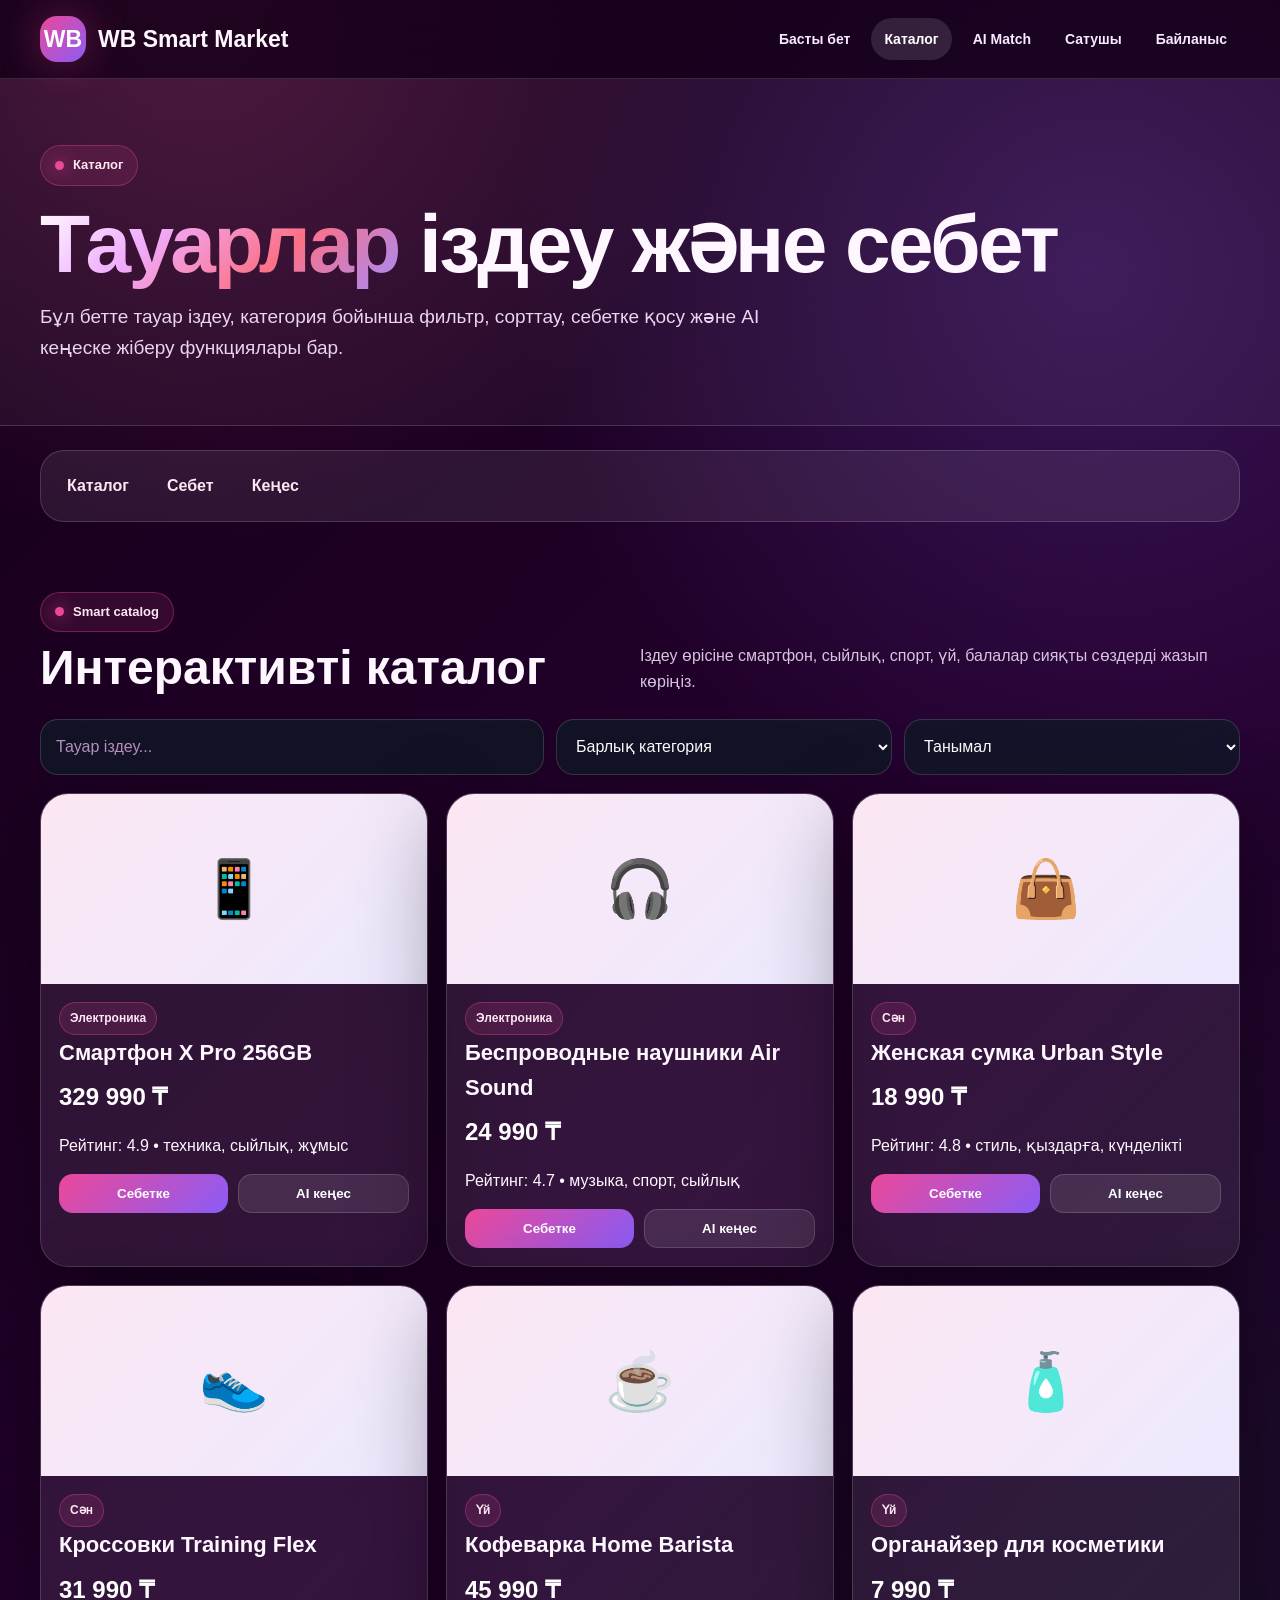
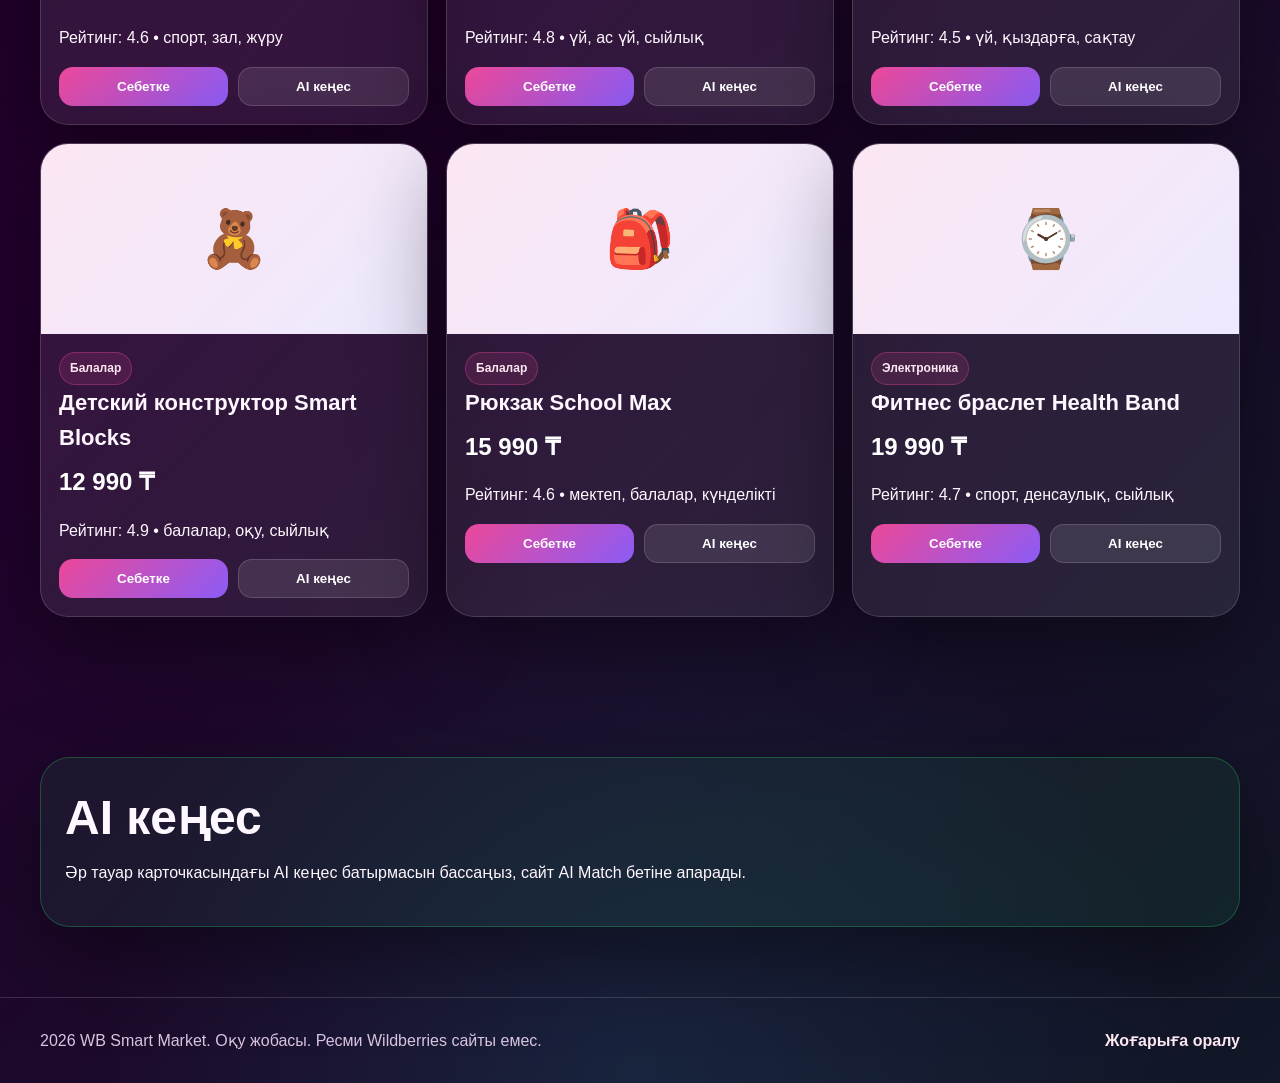
<file: catalog.html>
<!DOCTYPE html>
<html lang="kk">
<head>
  <meta charset="UTF-8">
  <meta name="viewport" content="width=device-width, initial-scale=1.0">
  <title>WB Smart Market | Каталог</title>
  <link rel="stylesheet" href="style.css">
</head>
<body>
<header class="header" id="top">
  <div class="container header-inner">
    <a class="logo" href="index.html"><span class="logo-mark">WB</span><span>WB Smart Market</span></a>
    <button class="menu" aria-label="Мәзір">☰</button>
    <nav class="nav">
      <a class="" href="index.html">Басты бет</a>
      <a class="active" href="catalog.html">Каталог</a>
      <a class="" href="ai.html">AI Match</a>
      <a class="" href="seller.html">Сатушы</a>
      <a class="" href="contact.html">Байланыс</a>
    </nav>
  </div>
</header>

<main>
  <section class="page-hero">
    <div class="container">
      <span class="kicker">Каталог</span>
      <h1><span class="gradient">Тауарлар</span> іздеу және себет</h1>
      <p class="lead">Бұл бетте тауар іздеу, категория бойынша фильтр, сорттау, себетке қосу және AI кеңеске жіберу функциялары бар.</p>
    </div>
  </section>

  <nav class="page-nav container" aria-label="Бет ішіндегі навигация">
    <a href="#catalog">Каталог</a>
    <a href="#cart">Себет</a>
    <a href="#tips">Кеңес</a>
  </nav>

  <section class="section container" id="catalog">
    <div class="section-head">
      <div><span class="kicker">Smart catalog</span><h2>Интерактивті каталог</h2></div>
      <p>Іздеу өрісіне смартфон, сыйлық, спорт, үй, балалар сияқты сөздерді жазып көріңіз.</p>
    </div>

    <div class="toolbar">
      <input id="searchInput" type="text" placeholder="Тауар іздеу...">
      <select id="categoryFilter">
        <option value="all">Барлық категория</option>
        <option value="electronics">Электроника</option>
        <option value="fashion">Сән</option>
        <option value="home">Үй</option>
        <option value="kids">Балалар</option>
      </select>
      <select id="sortFilter">
        <option value="popular">Танымал</option>
        <option value="cheap">Арзаннан қымбатқа</option>
        <option value="expensive">Қымбаттан арзанға</option>
        <option value="rating">Рейтинг бойынша</option>
      </select>
    </div>

    <div class="catalog-grid" id="catalogGrid"></div>
  </section>

  <section class="section container" id="tips">
    <div class="notice"><h2>AI кеңес</h2><p>Әр тауар карточкасындағы AI кеңес батырмасын бассаңыз, сайт AI Match бетіне апарады.</p></div>
  </section>

  <aside class="cart-panel hidden" id="cartPanel">
    <h3>Себет <span id="cartCount">0</span></h3>
    <div class="cart-list" id="cartList"></div>
    <p><b>Жалпы:</b> <span id="cartTotal">0 ₸</span></p>
    <button class="small-btn buy" onclick="clearCart()">Себетті тазалау</button>
  </aside>
</main>

<footer class="footer">
  <div class="container footer-inner">
    <span><span class="year"></span> WB Smart Market. Оқу жобасы. Ресми Wildberries сайты емес.</span>
    <a class="to-top" href="#top">Жоғарыға оралу</a>
  </div>
</footer>
<script src="script.js"></script>
</body>
</html>
</file>
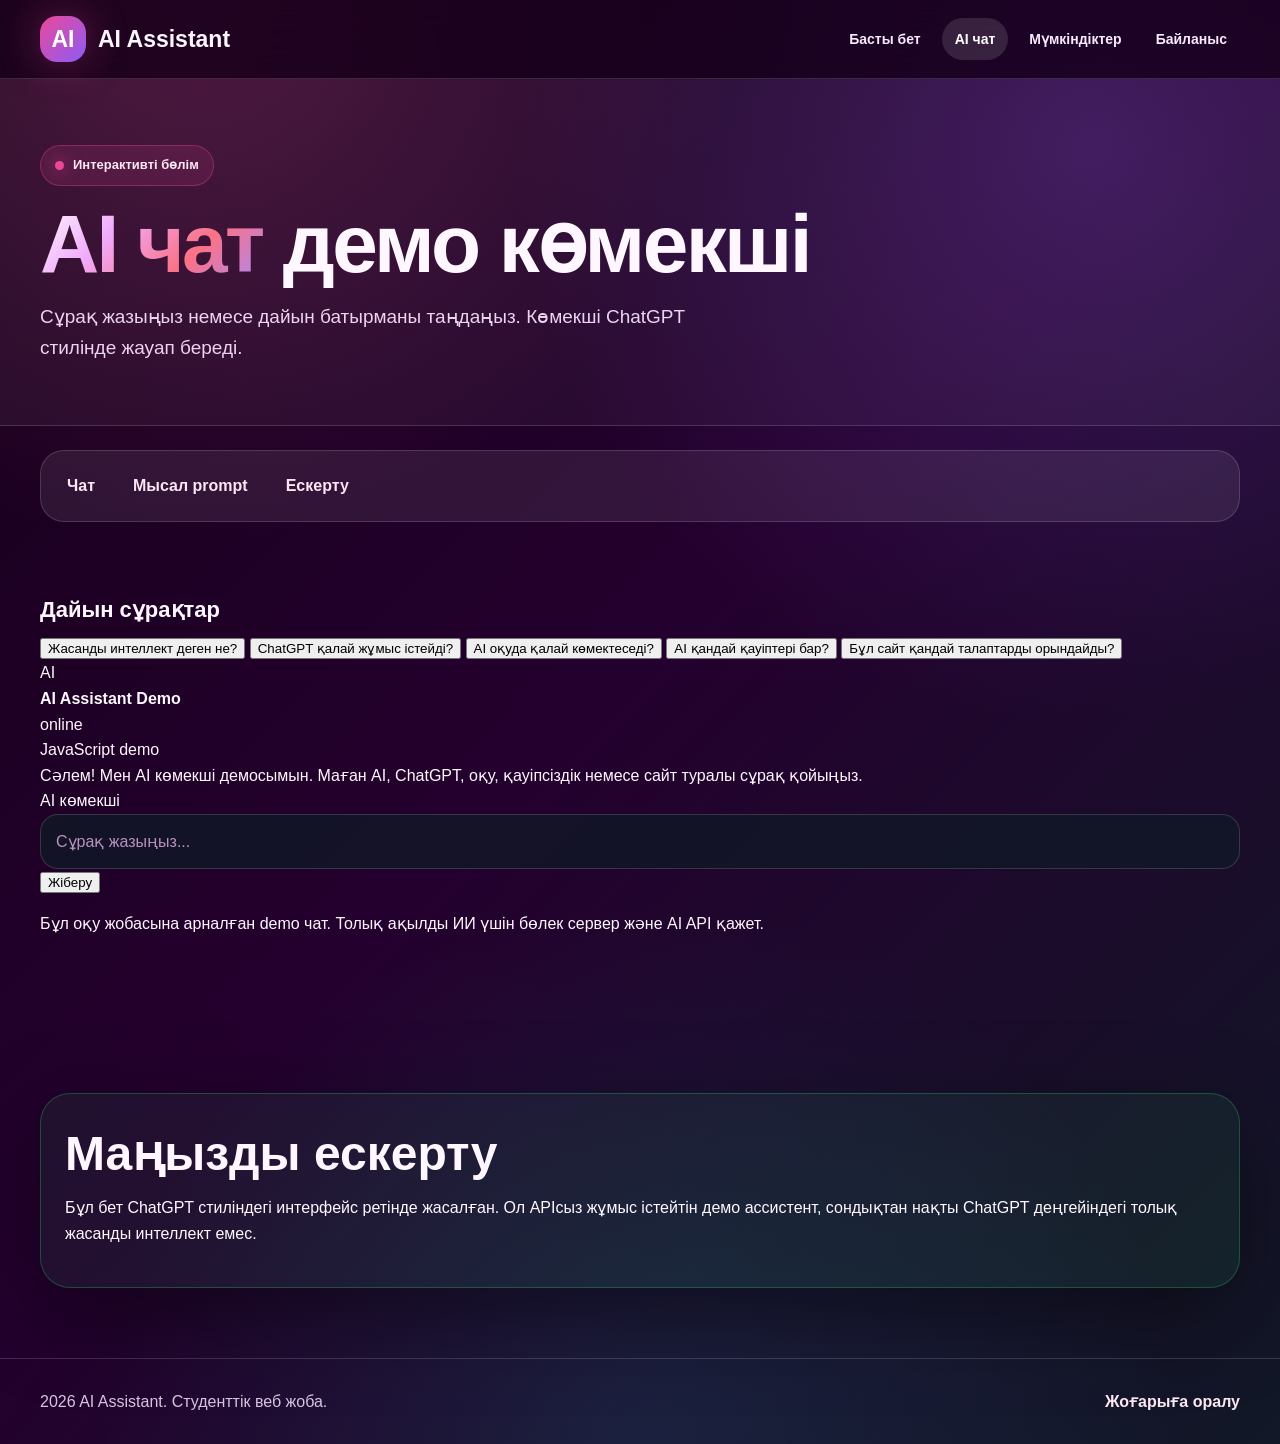
<file: chat.html>
<!DOCTYPE html>
<html lang="kk">
<head>
  <meta charset="UTF-8">
  <meta name="viewport" content="width=device-width, initial-scale=1.0">
  <title>AI Assistant | AI чат</title>
  <link rel="stylesheet" href="style.css">
</head>
<body>
<header class="header" id="top">
  <div class="container header-inner">
    <a class="logo" href="index.html">
      <span class="logo-mark">AI</span>
      <span>AI Assistant</span>
    </a>
    <button class="menu" aria-label="Мәзір">☰</button>
    <nav class="nav">
      <a class="" href="index.html">Басты бет</a>
      <a class="active" href="chat.html">AI чат</a>
      <a class="" href="features.html">Мүмкіндіктер</a>
      <a class="" href="contact.html">Байланыс</a>
    </nav>
  </div>
</header>

<main>
  <section class="page-hero">
    <div class="container">
      <span class="kicker">Интерактивті бөлім</span>
      <h1><span class="gradient">AI чат</span> демо көмекші</h1>
      <p class="lead">Сұрақ жазыңыз немесе дайын батырманы таңдаңыз. Көмекші ChatGPT стилінде жауап береді.</p>
    </div>
  </section>

  <nav class="page-nav container" aria-label="Бет ішіндегі навигация">
    <a href="#assistant">Чат</a>
    <a href="#examples">Мысал prompt</a>
    <a href="#info">Ескерту</a>
  </nav>

  <section class="section container" id="assistant">
    <div class="chat-shell">
      <aside class="sidebar" id="examples">
        <h3>Дайын сұрақтар</h3>
        <button class="prompt-card" data-prompt="Жасанды интеллект деген не?">Жасанды интеллект деген не?</button>
        <button class="prompt-card" data-prompt="ChatGPT қалай жұмыс істейді?">ChatGPT қалай жұмыс істейді?</button>
        <button class="prompt-card" data-prompt="AI оқуда қалай көмектеседі?">AI оқуда қалай көмектеседі?</button>
        <button class="prompt-card" data-prompt="AI қандай қауіптері бар?">AI қандай қауіптері бар?</button>
        <button class="prompt-card" data-prompt="Бұл сайт қандай талаптарды орындайды?">Бұл сайт қандай талаптарды орындайды?</button>
      </aside>

      <section class="chat-app">
        <div class="chat-top">
          <div class="assistant-name">
            <span class="avatar">AI</span>
            <div>
              <strong>AI Assistant Demo</strong>
              <div class="chat-status"><span class="dot"></span>online</div>
            </div>
          </div>
          <span class="badge">JavaScript demo</span>
        </div>

        <div class="messages" id="messages">
          <div class="message bot">
            <div class="bubble">Сәлем! Мен AI көмекші демосымын. Маған AI, ChatGPT, оқу, қауіпсіздік немесе сайт туралы сұрақ қойыңыз.</div>
            <div class="meta">AI көмекші</div>
          </div>
        </div>

        <form class="chat-input" id="chatForm">
          <div class="input-row">
            <input id="chatInput" type="text" placeholder="Сұрақ жазыңыз..." autocomplete="off" required>
            <button class="send-btn" type="submit">Жіберу</button>
          </div>
          <p class="small-note">Бұл оқу жобасына арналған demo чат. Толық ақылды ИИ үшін бөлек сервер және AI API қажет.</p>
        </form>
      </section>
    </div>
  </section>

  <section class="section container" id="info">
    <div class="notice">
      <h2>Маңызды ескерту</h2>
      <p>Бұл бет ChatGPT стиліндегі интерфейс ретінде жасалған. Ол APIсыз жұмыс істейтін демо ассистент, сондықтан нақты ChatGPT деңгейіндегі толық жасанды интеллект емес.</p>
    </div>
  </section>
</main>

<footer class="footer">
  <div class="container footer-inner">
    <span><span class="year"></span> AI Assistant. Студенттік веб жоба.</span>
    <a class="to-top" href="#top">Жоғарыға оралу</a>
  </div>
</footer>
<script src="script.js"></script>
</body>
</html>
</file>
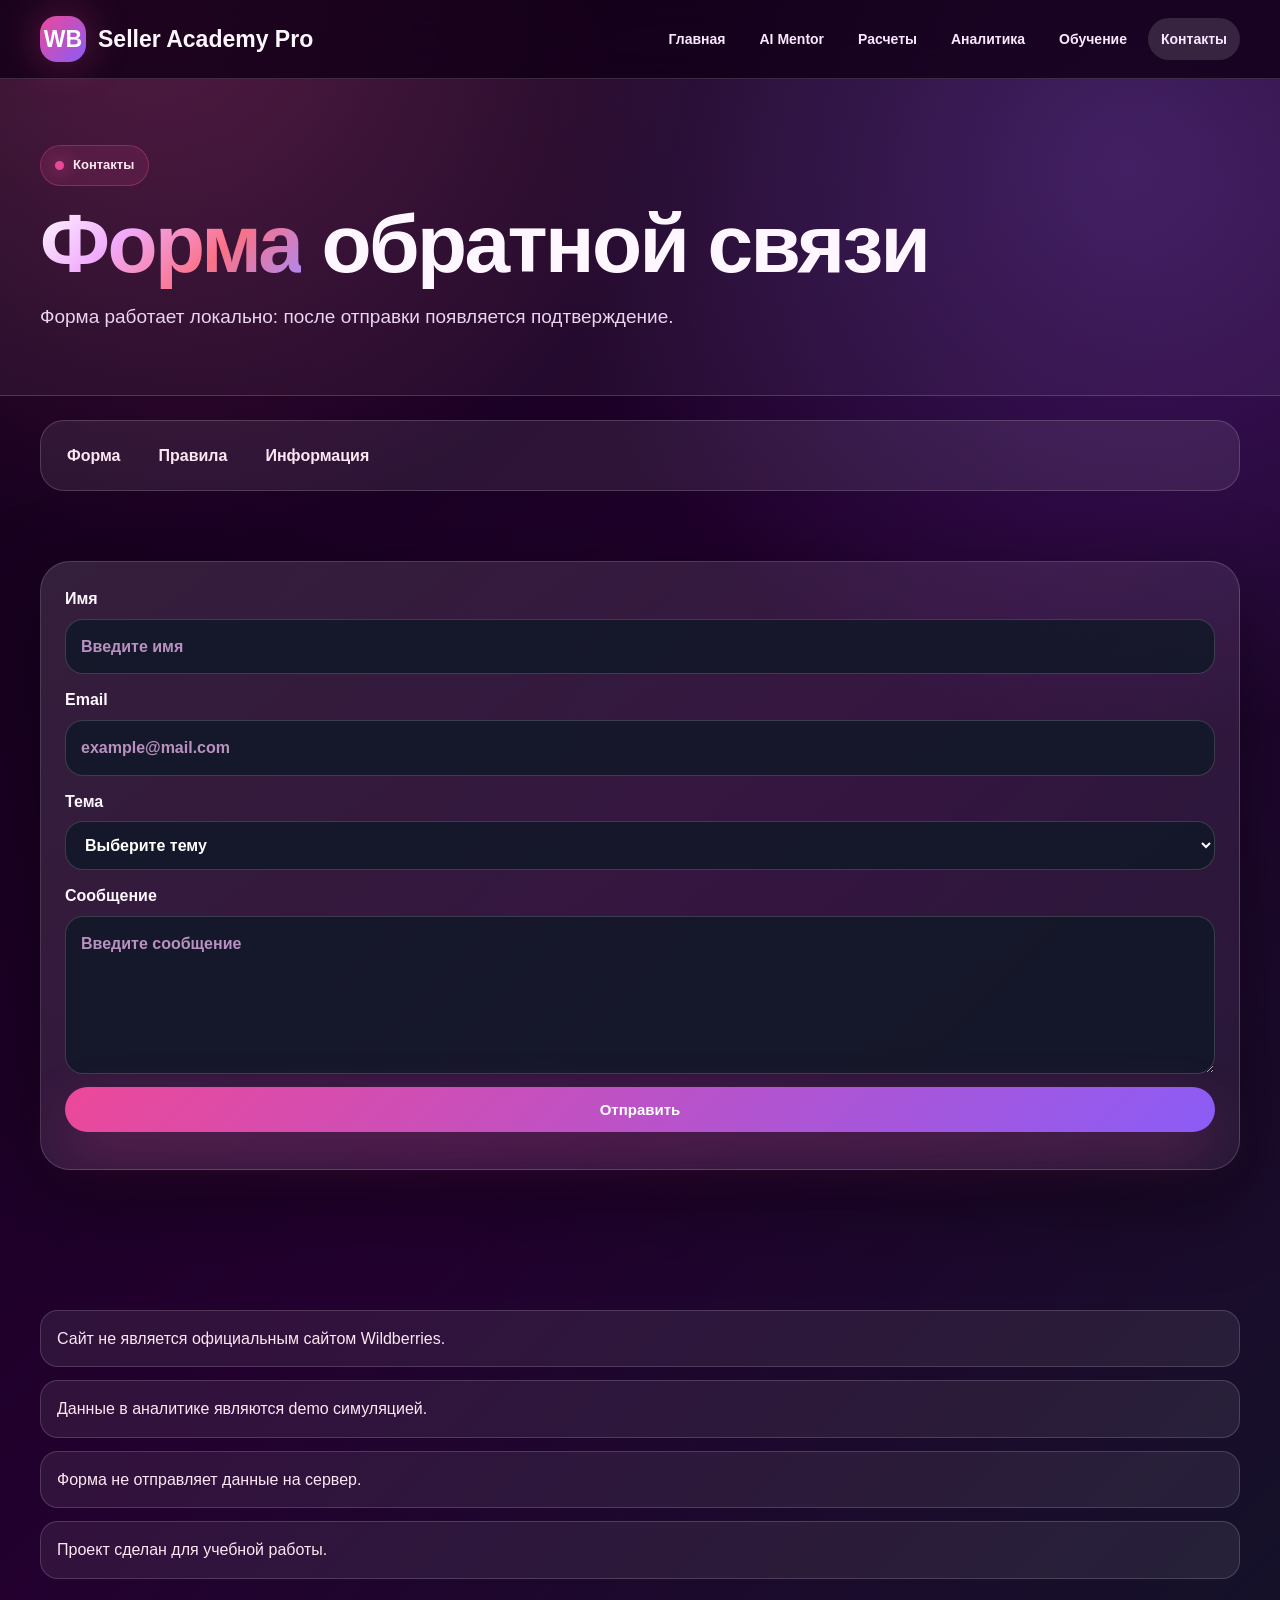
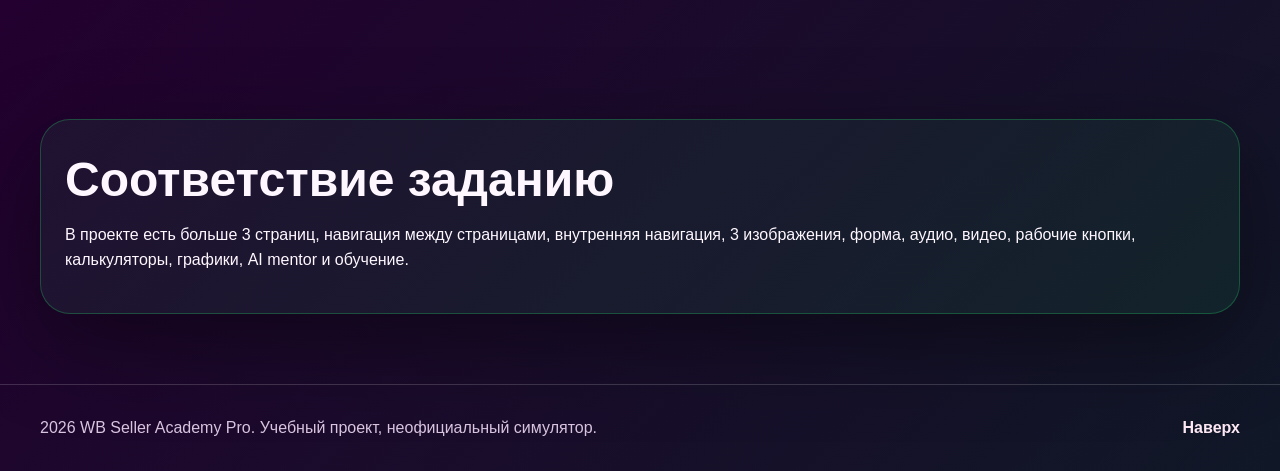
<file: contact.html>
<!DOCTYPE html><html lang="ru"><head><meta charset="UTF-8"><meta name="viewport" content="width=device-width, initial-scale=1.0"><title>Контакты</title><link rel="stylesheet" href="academy-pro-v7.css?v=7"></head><body><header class="header" id="top"><div class="container header-inner"><a class="logo" href="index.html"><span class="logo-mark">WB</span><span>Seller Academy Pro</span></a><button class="menu" aria-label="Меню">☰</button><nav class="nav"><a class="" href="index.html">Главная</a><a class="" href="ai-mentor.html">AI Mentor</a><a class="" href="calculators.html">Расчеты</a><a class="" href="analytics.html">Аналитика</a><a class="" href="academy.html">Обучение</a><a class="active" href="contact.html">Контакты</a></nav></div></header><main><section class="page-hero"><div class="container"><span class="kicker">Контакты</span><h1><span class="gradient">Форма</span> обратной связи</h1><p class="lead">Форма работает локально: после отправки появляется подтверждение.</p></div></section><nav class="page-nav container"><a href="#form">Форма</a><a href="#rules">Правила</a><a href="#info">Информация</a></nav><section class="section container" id="form"><form class="form" id="contactForm"><label>Имя<input type="text" name="name" placeholder="Введите имя" required></label><label>Email<input type="email" name="email" placeholder="example@mail.com" required></label><label>Тема<select name="topic" required><option value="">Выберите тему</option><option>AI Mentor</option><option>Расчеты</option><option>Аналитика</option><option>Обучение</option></select></label><label>Сообщение<textarea name="message" rows="5" placeholder="Введите сообщение" required></textarea></label><button class="btn btn-primary" type="submit">Отправить</button><p class="form-message" id="formMessage"></p></form></section><section class="section container" id="rules"><ul class="list"><li>Сайт не является официальным сайтом Wildberries.</li><li>Данные в аналитике являются demo симуляцией.</li><li>Форма не отправляет данные на сервер.</li><li>Проект сделан для учебной работы.</li></ul></section><section class="section container" id="info"><div class="notice"><h2>Соответствие заданию</h2><p>В проекте есть больше 3 страниц, навигация между страницами, внутренняя навигация, 3 изображения, форма, аудио, видео, рабочие кнопки, калькуляторы, графики, AI mentor и обучение.</p></div></section></main><footer class="footer"><div class="container footer-inner"><span><span class="year"></span> WB Seller Academy Pro. Учебный проект, неофициальный симулятор.</span><a class="to-top" href="#top">Наверх</a></div></footer><script src="academy-pro-v7.js?v=7"></script></body></html>
</file>
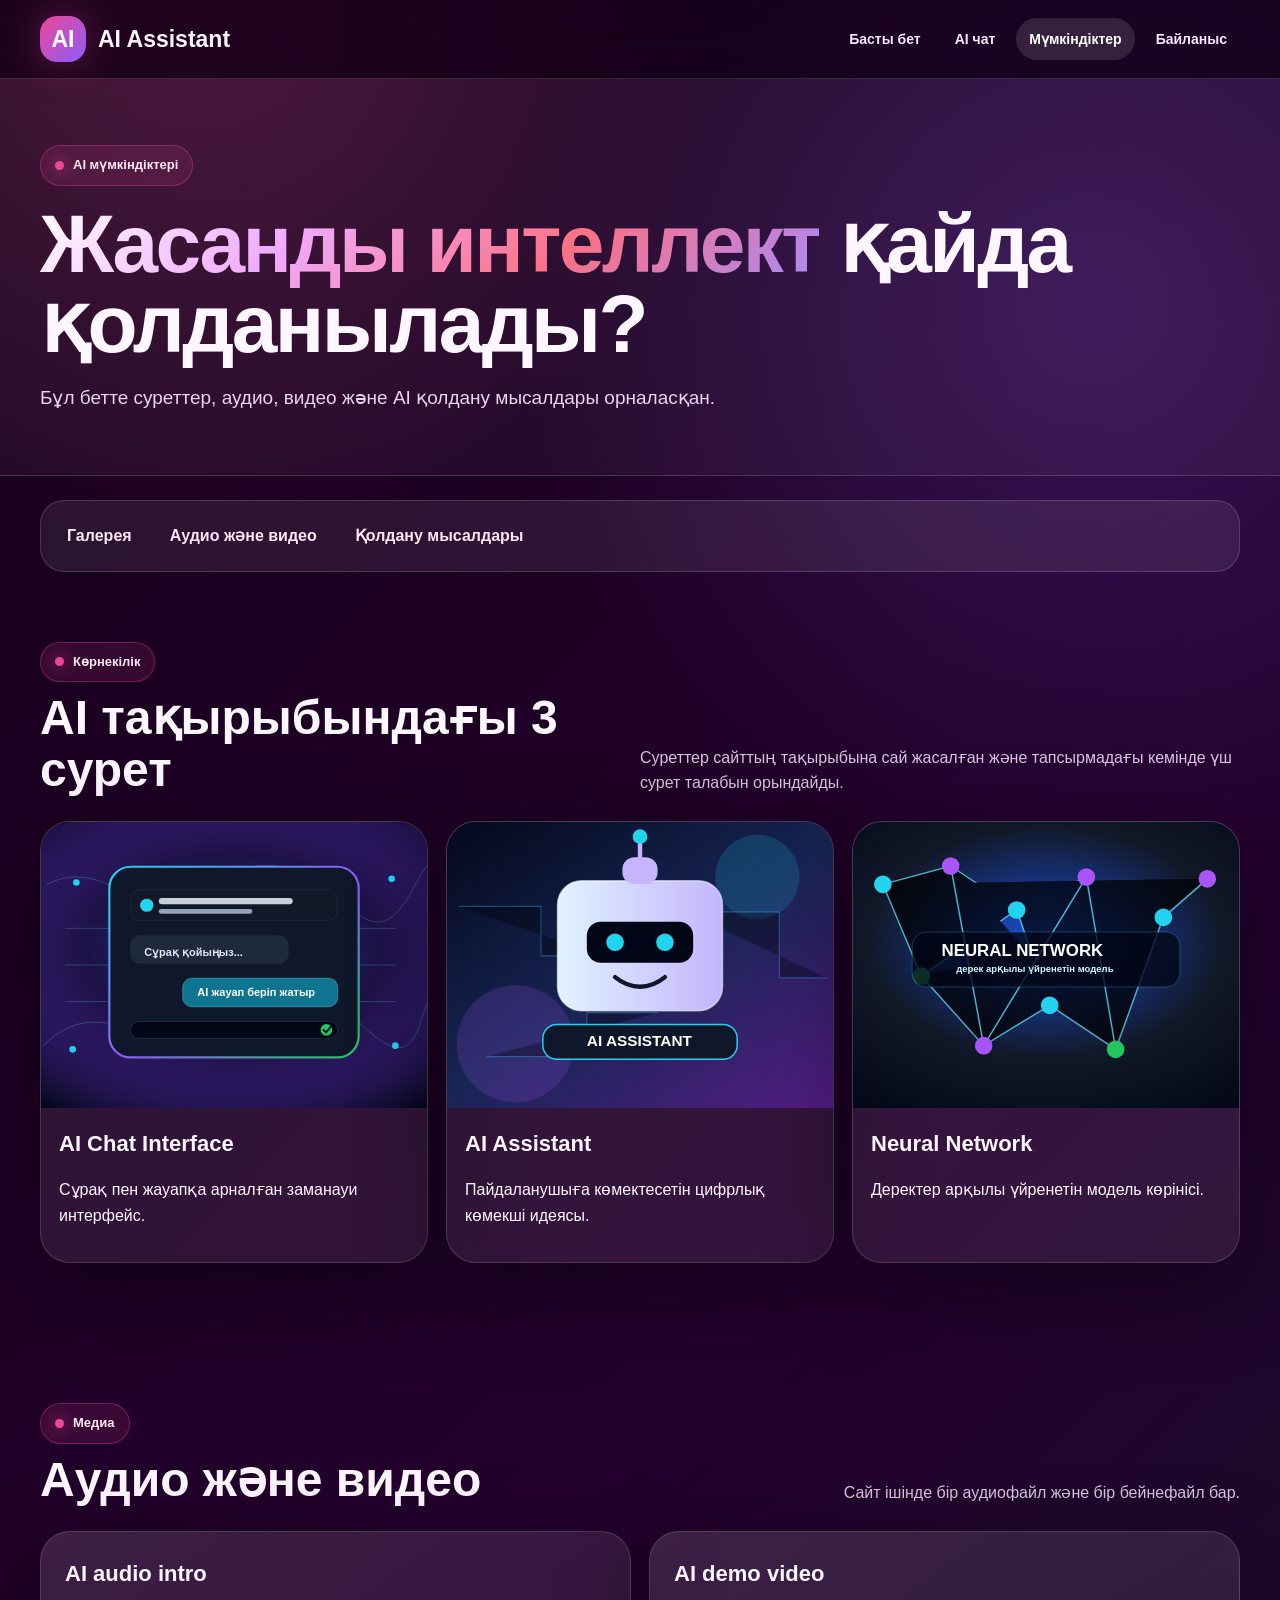
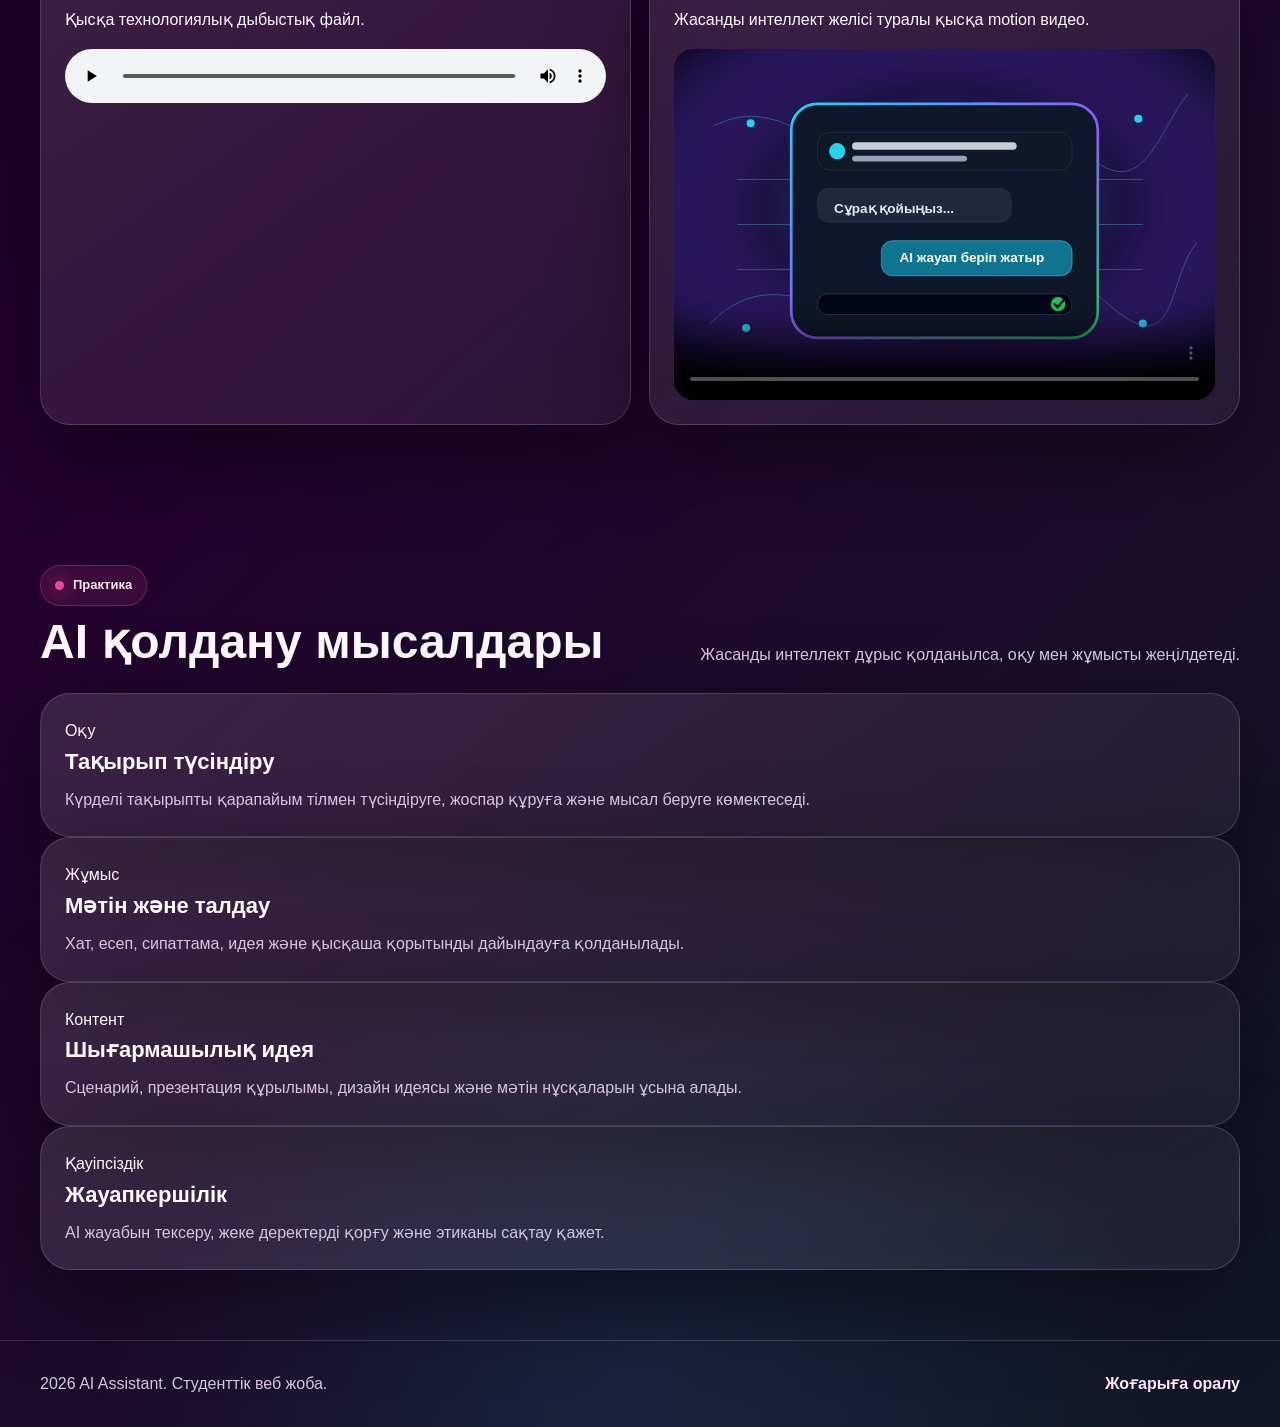
<file: features.html>
<!DOCTYPE html>
<html lang="kk">
<head>
  <meta charset="UTF-8">
  <meta name="viewport" content="width=device-width, initial-scale=1.0">
  <title>AI Assistant | Мүмкіндіктер</title>
  <link rel="stylesheet" href="style.css">
</head>
<body>
<header class="header" id="top">
  <div class="container header-inner">
    <a class="logo" href="index.html">
      <span class="logo-mark">AI</span>
      <span>AI Assistant</span>
    </a>
    <button class="menu" aria-label="Мәзір">☰</button>
    <nav class="nav">
      <a class="" href="index.html">Басты бет</a>
      <a class="" href="chat.html">AI чат</a>
      <a class="active" href="features.html">Мүмкіндіктер</a>
      <a class="" href="contact.html">Байланыс</a>
    </nav>
  </div>
</header>

<main>
  <section class="page-hero">
    <div class="container">
      <span class="kicker">AI мүмкіндіктері</span>
      <h1><span class="gradient">Жасанды интеллект</span> қайда қолданылады?</h1>
      <p class="lead">Бұл бетте суреттер, аудио, видео және AI қолдану мысалдары орналасқан.</p>
    </div>
  </section>

  <nav class="page-nav container" aria-label="Бет ішіндегі навигация">
    <a href="#gallery">Галерея</a>
    <a href="#media">Аудио және видео</a>
    <a href="#tools">Қолдану мысалдары</a>
  </nav>

  <section class="section container" id="gallery">
    <div class="section-head">
      <div>
        <span class="kicker">Көрнекілік</span>
        <h2>AI тақырыбындағы 3 сурет</h2>
      </div>
      <p>Суреттер сайттың тақырыбына сай жасалған және тапсырмадағы кемінде үш сурет талабын орындайды.</p>
    </div>
    <div class="gallery">
      <article class="shot"><img src="ai-hero.svg" alt="AI чат интерфейсі"><div><h3>AI Chat Interface</h3><p>Сұрақ пен жауапқа арналған заманауи интерфейс.</p></div></article>
      <article class="shot"><img src="ai-assistant.svg" alt="AI ассистент"><div><h3>AI Assistant</h3><p>Пайдаланушыға көмектесетін цифрлық көмекші идеясы.</p></div></article>
      <article class="shot"><img src="neural-network.svg" alt="Нейрондық желі"><div><h3>Neural Network</h3><p>Деректер арқылы үйренетін модель көрінісі.</p></div></article>
    </div>
  </section>

  <section class="section container" id="media">
    <div class="section-head">
      <div>
        <span class="kicker">Медиа</span>
        <h2>Аудио және видео</h2>
      </div>
      <p>Сайт ішінде бір аудиофайл және бір бейнефайл бар.</p>
    </div>
    <div class="media-grid">
      <div class="media-card">
        <h3>AI audio intro</h3>
        <p>Қысқа технологиялық дыбыстық файл.</p>
        <audio controls>
          <source src="ai_intro.wav" type="audio/wav">
          Браузеріңіз аудиофайлды қолдамайды.
        </audio>
      </div>
      <div class="media-card">
        <h3>AI demo video</h3>
        <p>Жасанды интеллект желісі туралы қысқа motion видео.</p>
        <video controls poster="ai-hero.svg">
          <source src="ai_demo.mp4" type="video/mp4">
          Браузеріңіз бейнефайлды қолдамайды.
        </video>
      </div>
    </div>
  </section>

  <section class="section container" id="tools">
    <div class="section-head">
      <div>
        <span class="kicker">Практика</span>
        <h2>AI қолдану мысалдары</h2>
      </div>
      <p>Жасанды интеллект дұрыс қолданылса, оқу мен жұмысты жеңілдетеді.</p>
    </div>
    <div class="tools-grid">
      <article class="tool"><span class="badge">Оқу</span><h3>Тақырып түсіндіру</h3><p>Күрделі тақырыпты қарапайым тілмен түсіндіруге, жоспар құруға және мысал беруге көмектеседі.</p></article>
      <article class="tool"><span class="badge">Жұмыс</span><h3>Мәтін және талдау</h3><p>Хат, есеп, сипаттама, идея және қысқаша қорытынды дайындауға қолданылады.</p></article>
      <article class="tool"><span class="badge">Контент</span><h3>Шығармашылық идея</h3><p>Сценарий, презентация құрылымы, дизайн идеясы және мәтін нұсқаларын ұсына алады.</p></article>
      <article class="tool"><span class="badge">Қауіпсіздік</span><h3>Жауапкершілік</h3><p>AI жауабын тексеру, жеке деректерді қорғу және этиканы сақтау қажет.</p></article>
    </div>
  </section>
</main>

<footer class="footer">
  <div class="container footer-inner">
    <span><span class="year"></span> AI Assistant. Студенттік веб жоба.</span>
    <a class="to-top" href="#top">Жоғарыға оралу</a>
  </div>
</footer>
<script src="script.js"></script>
</body>
</html>
</file>
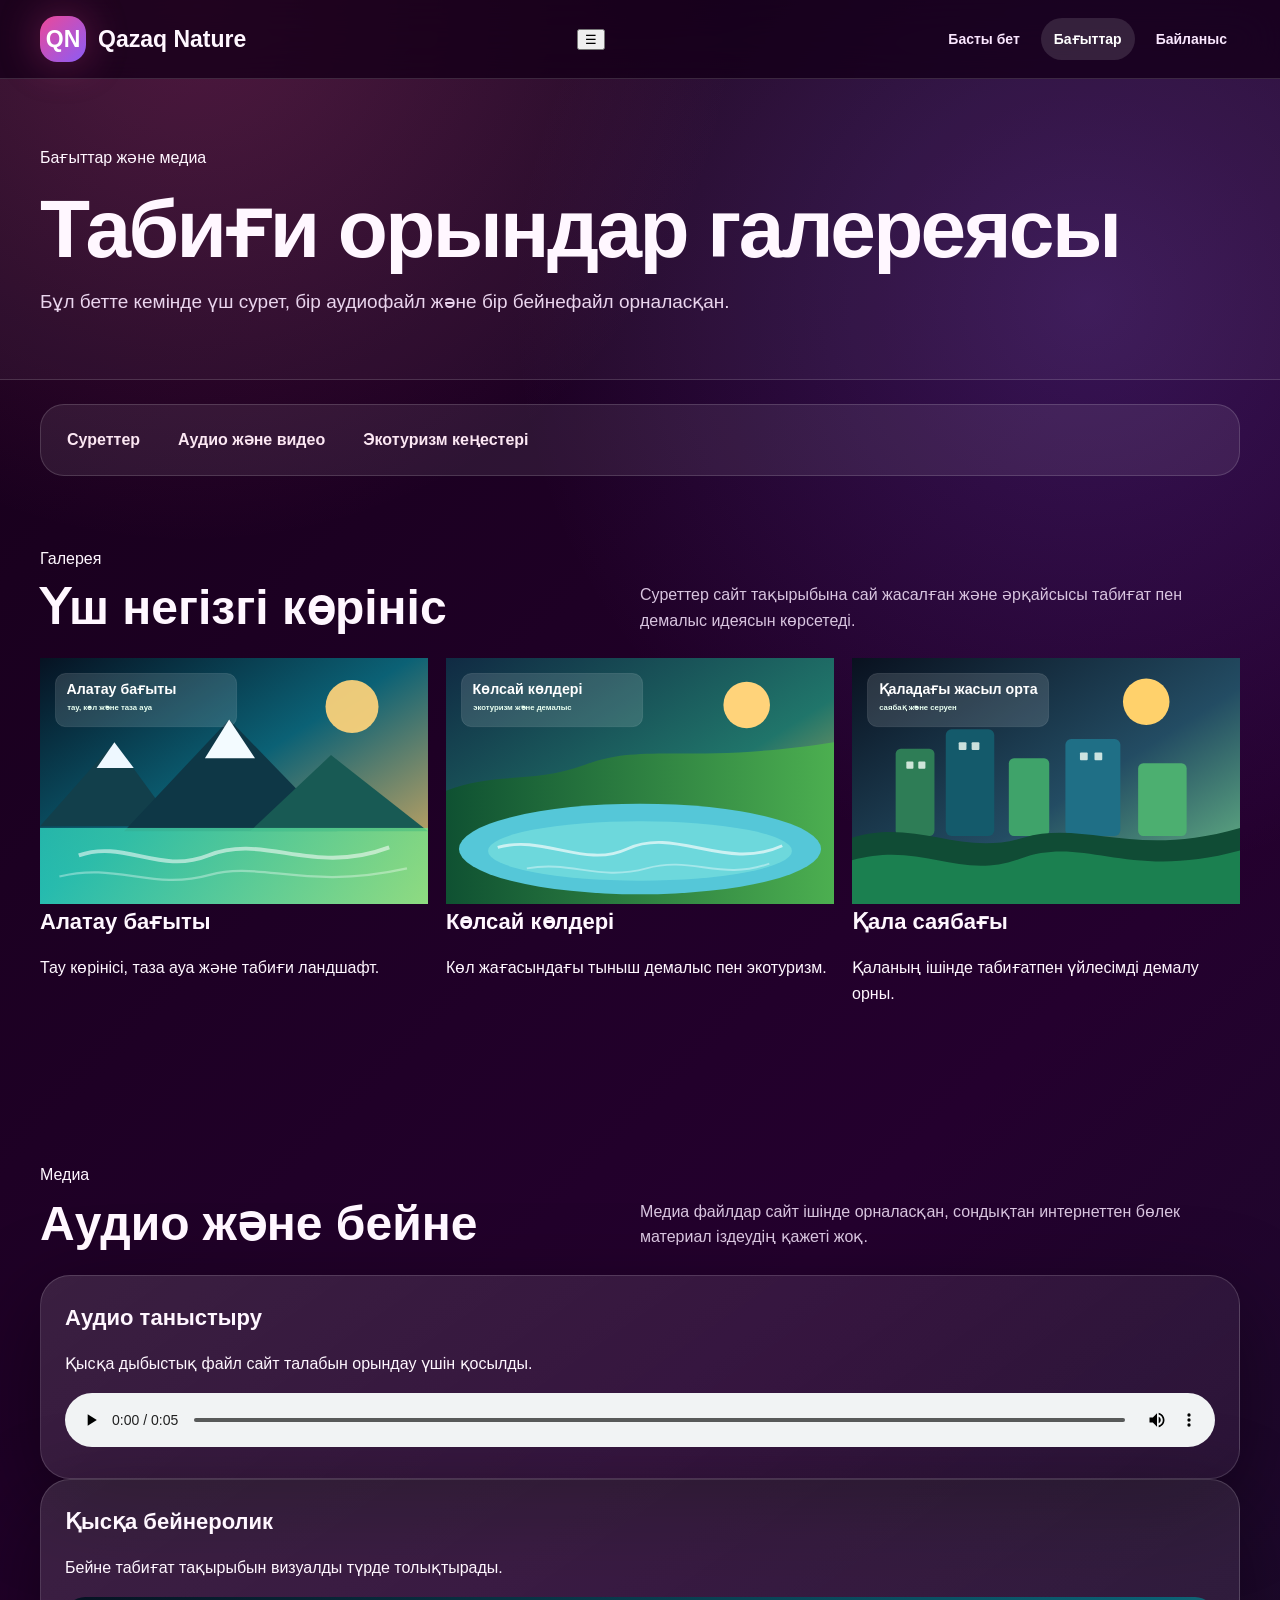
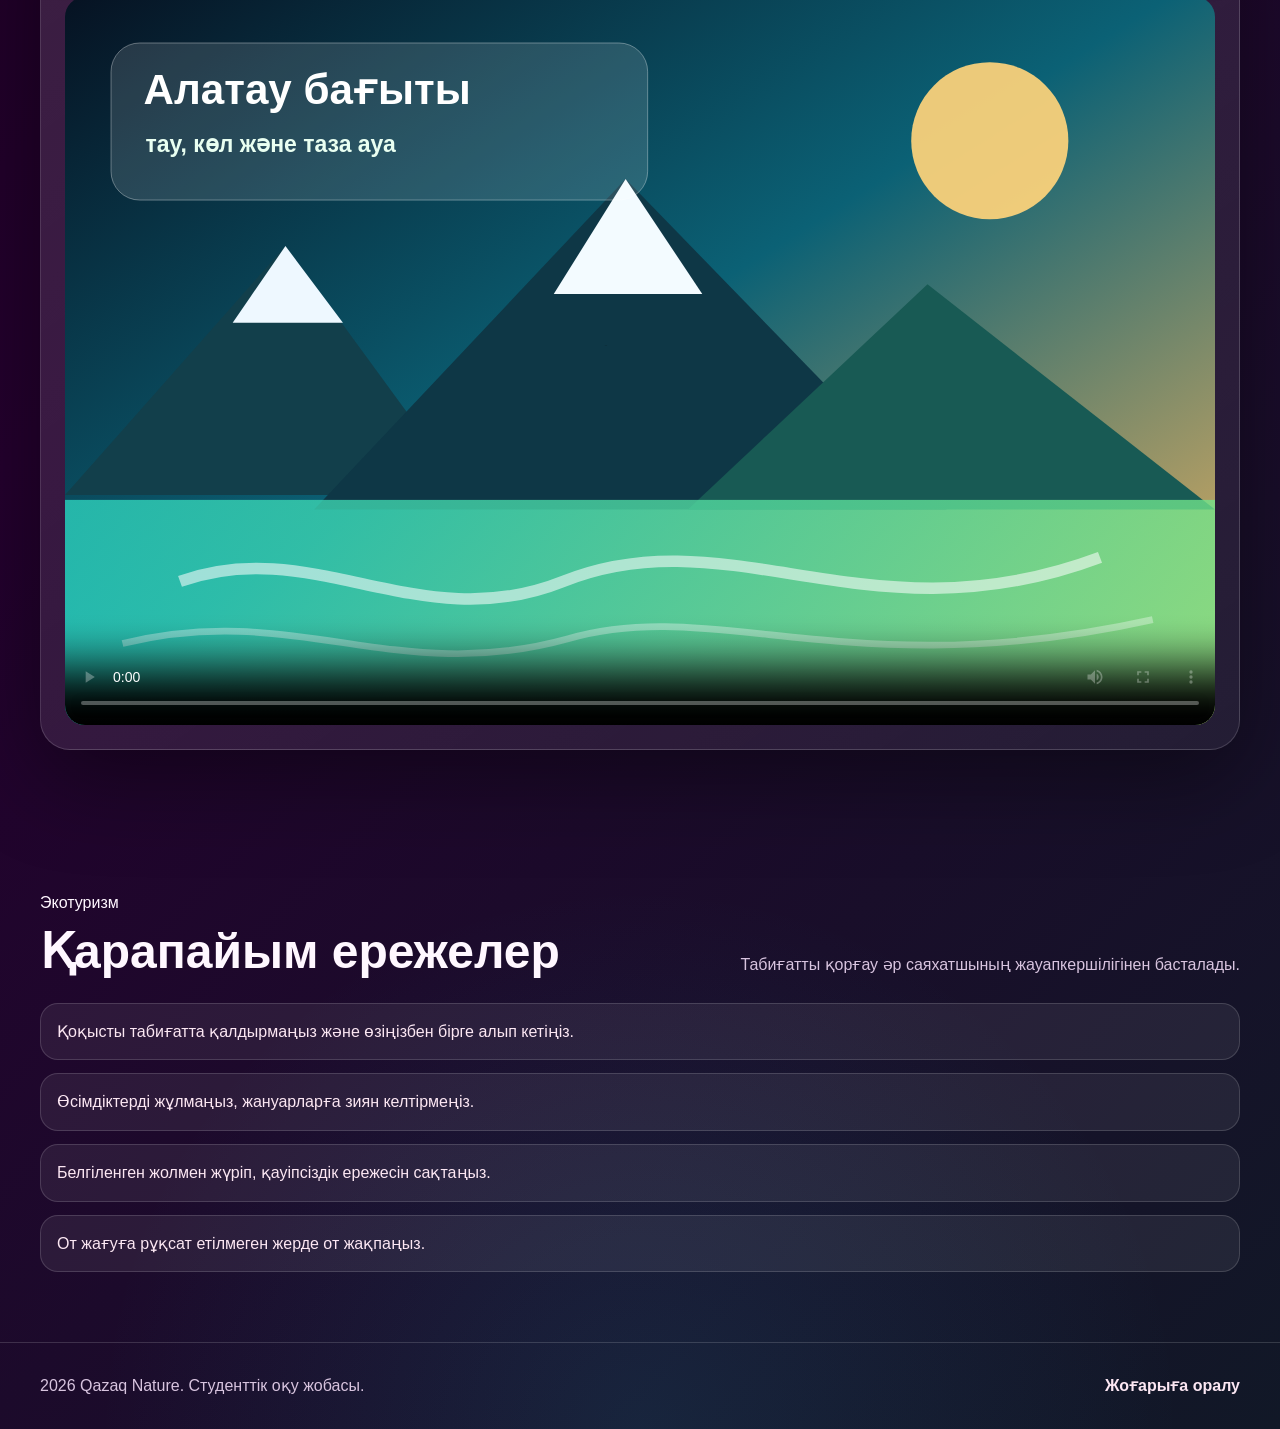
<file: places.html>
<!DOCTYPE html>
<html lang="kk">
<head>
  <meta charset="UTF-8">
  <meta name="viewport" content="width=device-width, initial-scale=1.0">
  <title>Qazaq Nature | Бағыттар</title>
  <link rel="stylesheet" href="style.css">
</head>
<body>
<header class="header" id="top">
  <div class="container header-inner">
    <a class="logo" href="index.html"><span class="logo-mark">QN</span><span>Qazaq Nature</span></a>
    <button class="menu-btn" aria-label="Мәзір">☰</button>
    <nav class="nav">
      <a class="" href="index.html">Басты бет</a>
      <a class="active" href="places.html">Бағыттар</a>
      <a class="" href="contact.html">Байланыс</a>
    </nav>
  </div>
</header>

<main>
<section class="page-hero"><div class="container"><span class="badge">Бағыттар және медиа</span><h1>Табиғи орындар галереясы</h1><p class="lead">Бұл бетте кемінде үш сурет, бір аудиофайл және бір бейнефайл орналасқан.</p></div></section>
<nav class="page-nav container" aria-label="Бет ішіндегі навигация"><a href="#gallery">Суреттер</a><a href="#media">Аудио және видео</a><a href="#tips">Экотуризм кеңестері</a></nav>
<section class="section container" id="gallery"><div class="section-head"><div><span class="badge">Галерея</span><h2>Үш негізгі көрініс</h2></div><p>Суреттер сайт тақырыбына сай жасалған және әрқайсысы табиғат пен демалыс идеясын көрсетеді.</p></div><div class="gallery"><article class="place"><img src="alatau.svg" alt="Алатау тауы"><div class="place-body"><h3>Алатау бағыты</h3><p>Тау көрінісі, таза ауа және табиғи ландшафт.</p></div></article><article class="place"><img src="lake.svg" alt="Көлсай көлдері"><div class="place-body"><h3>Көлсай көлдері</h3><p>Көл жағасындағы тыныш демалыс пен экотуризм.</p></div></article><article class="place"><img src="citypark.svg" alt="Қала саябағы"><div class="place-body"><h3>Қала саябағы</h3><p>Қаланың ішінде табиғатпен үйлесімді демалу орны.</p></div></article></div></section>
<section class="section container" id="media"><div class="section-head"><div><span class="badge">Медиа</span><h2>Аудио және бейне</h2></div><p>Медиа файлдар сайт ішінде орналасқан, сондықтан интернеттен бөлек материал іздеудің қажеті жоқ.</p></div><div class="media-box"><div class="media-card"><h3>Аудио таныстыру</h3><p>Қысқа дыбыстық файл сайт талабын орындау үшін қосылды.</p><audio controls><source src="nature_intro.wav" type="audio/wav">Браузеріңіз аудиофайлды қолдамайды.</audio></div><div class="media-card"><h3>Қысқа бейнеролик</h3><p>Бейне табиғат тақырыбын визуалды түрде толықтырады.</p><video controls poster="alatau.svg"><source src="nature_video.mp4" type="video/mp4">Браузеріңіз бейнефайлды қолдамайды.</video></div></div></section>
<section class="section container" id="tips"><div class="section-head"><div><span class="badge">Экотуризм</span><h2>Қарапайым ережелер</h2></div><p>Табиғатты қорғау әр саяхатшының жауапкершілігінен басталады.</p></div><ul class="list"><li>Қоқысты табиғатта қалдырмаңыз және өзіңізбен бірге алып кетіңіз.</li><li>Өсімдіктерді жұлмаңыз, жануарларға зиян келтірмеңіз.</li><li>Белгіленген жолмен жүріп, қауіпсіздік ережесін сақтаңыз.</li><li>От жағуға рұқсат етілмеген жерде от жақпаңыз.</li></ul></section>
</main>

<footer class="footer">
  <div class="container footer-inner">
    <span><span class="year"></span> Qazaq Nature. Студенттік оқу жобасы.</span>
    <a class="to-top" href="#top">Жоғарыға оралу</a>
  </div>
</footer>
<script src="script.js"></script>
</body>
</html>
</file>
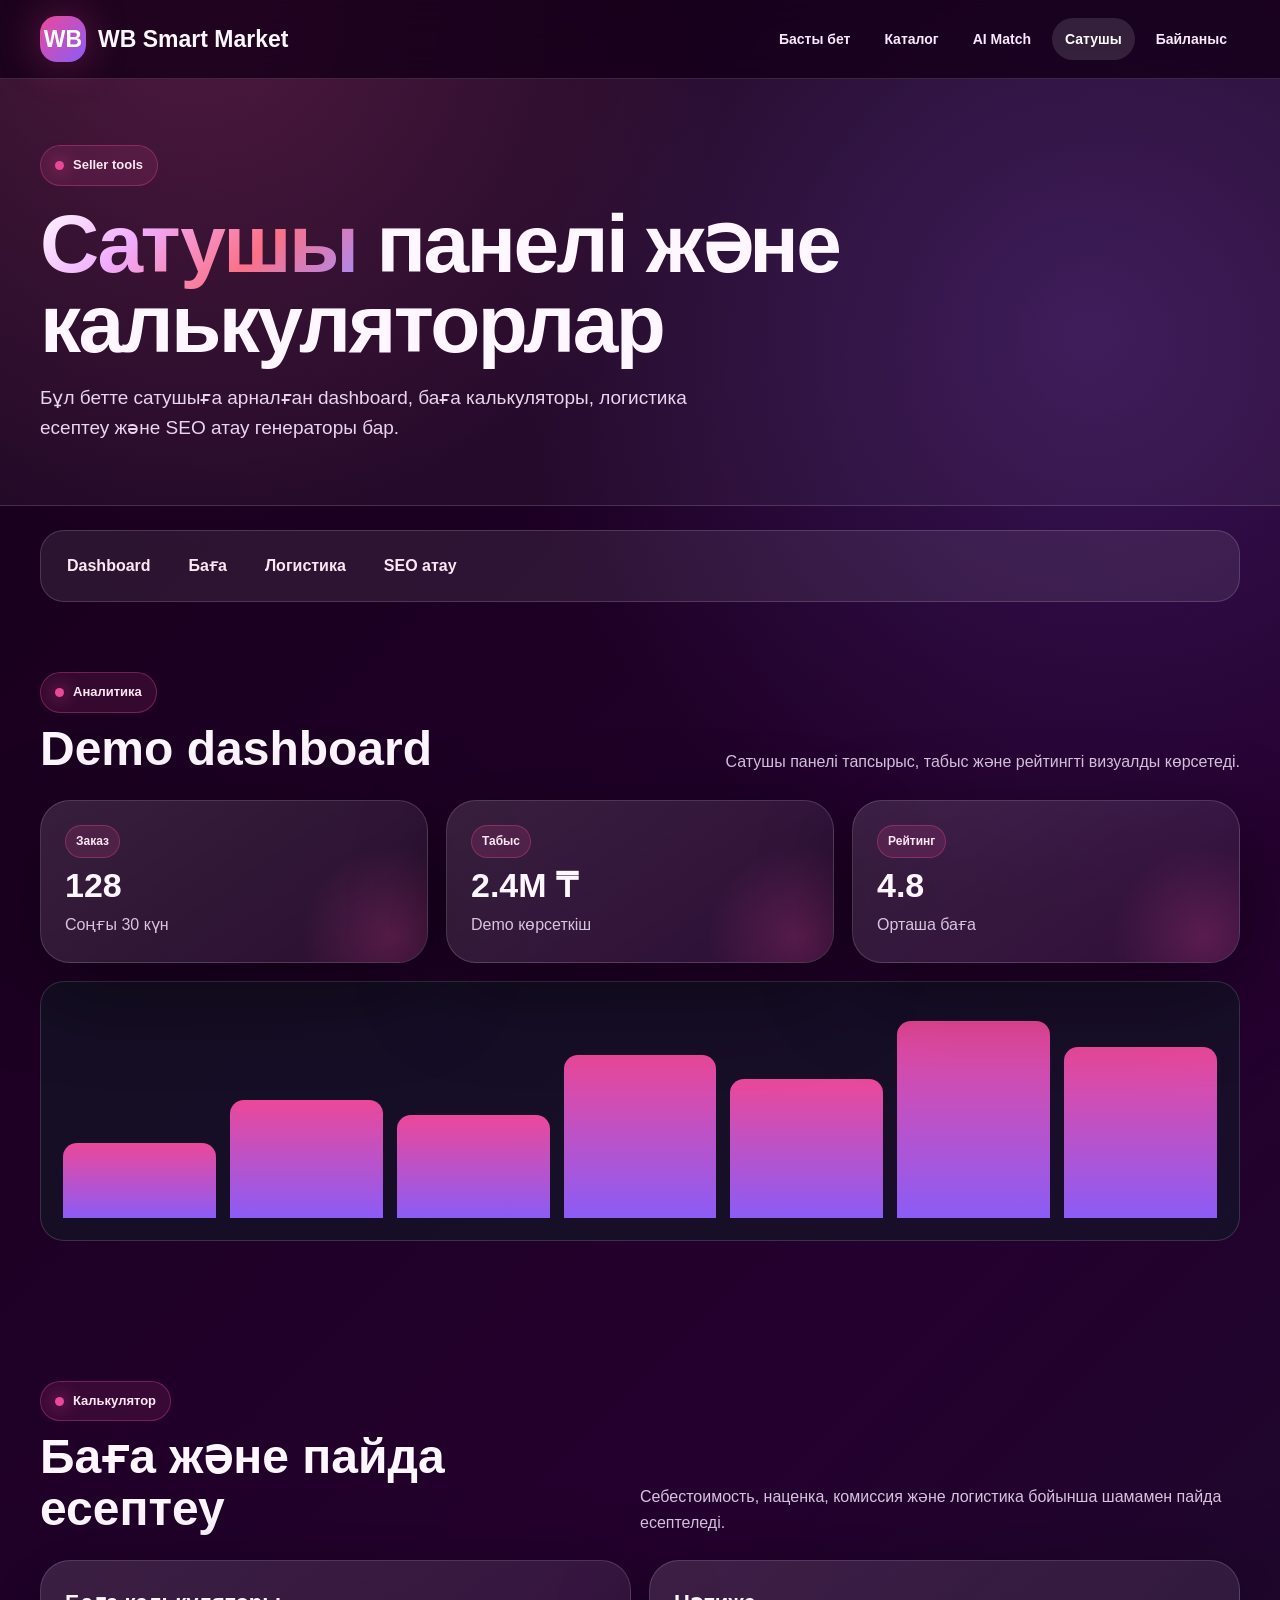
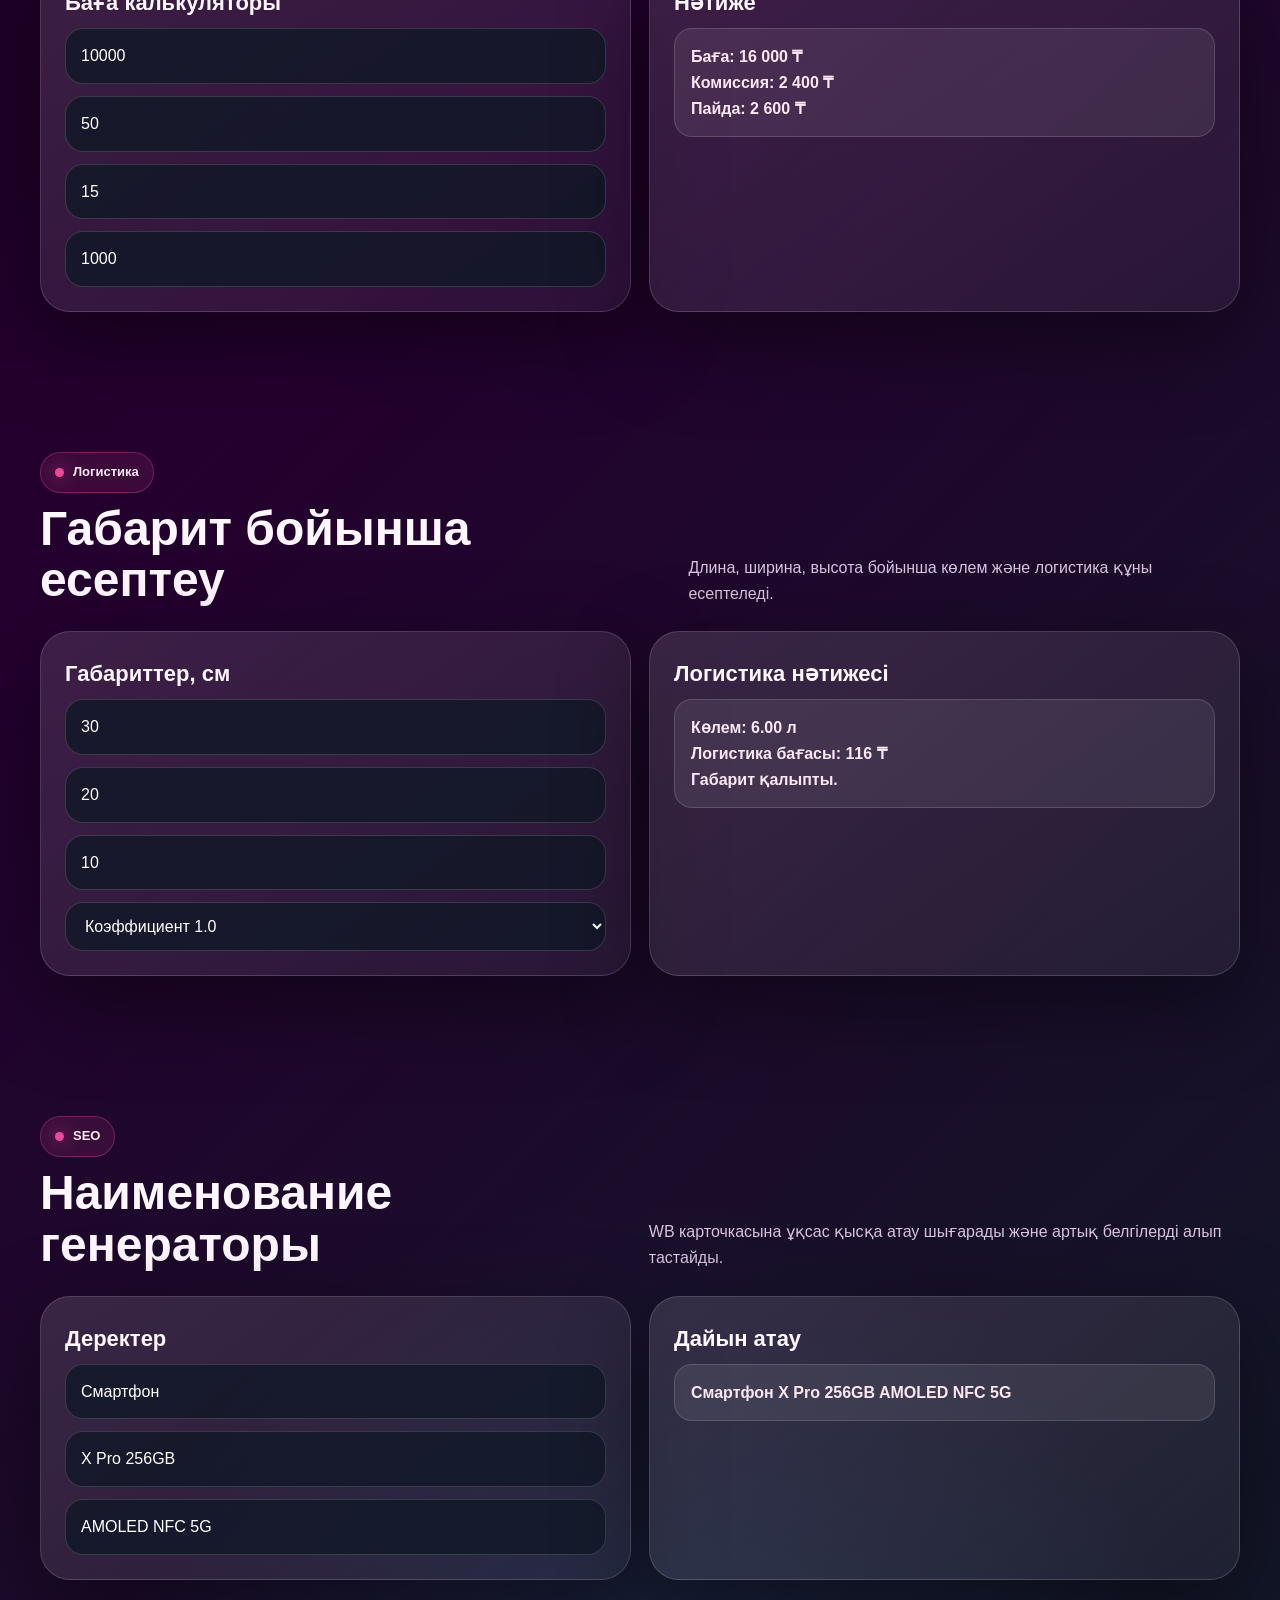
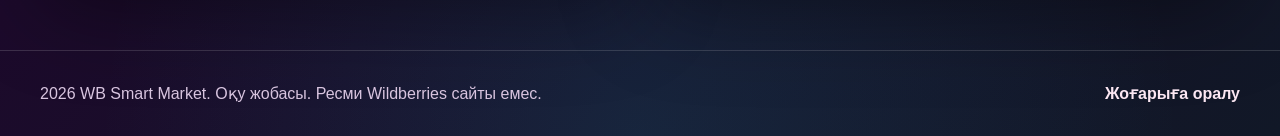
<file: seller.html>
<!DOCTYPE html>
<html lang="kk">
<head>
  <meta charset="UTF-8">
  <meta name="viewport" content="width=device-width, initial-scale=1.0">
  <title>WB Smart Market | Сатушы панелі</title>
  <link rel="stylesheet" href="style.css">
</head>
<body>
<header class="header" id="top">
  <div class="container header-inner">
    <a class="logo" href="index.html"><span class="logo-mark">WB</span><span>WB Smart Market</span></a>
    <button class="menu" aria-label="Мәзір">☰</button>
    <nav class="nav">
      <a class="" href="index.html">Басты бет</a>
      <a class="" href="catalog.html">Каталог</a>
      <a class="" href="ai.html">AI Match</a>
      <a class="active" href="seller.html">Сатушы</a>
      <a class="" href="contact.html">Байланыс</a>
    </nav>
  </div>
</header>

<main>
  <section class="page-hero">
    <div class="container">
      <span class="kicker">Seller tools</span>
      <h1><span class="gradient">Сатушы</span> панелі және калькуляторлар</h1>
      <p class="lead">Бұл бетте сатушыға арналған dashboard, баға калькуляторы, логистика есептеу және SEO атау генераторы бар.</p>
    </div>
  </section>

  <nav class="page-nav container" aria-label="Бет ішіндегі навигация">
    <a href="#dashboard">Dashboard</a>
    <a href="#price">Баға</a>
    <a href="#logistics">Логистика</a>
    <a href="#seo">SEO атау</a>
  </nav>

  <section class="section container" id="dashboard">
    <div class="section-head">
      <div><span class="kicker">Аналитика</span><h2>Demo dashboard</h2></div>
      <p>Сатушы панелі тапсырыс, табыс және рейтингті визуалды көрсетеді.</p>
    </div>
    <div class="dashboard-grid">
      <div class="card kpi"><span class="tag">Заказ</span><strong>128</strong><p>Соңғы 30 күн</p></div>
      <div class="card kpi"><span class="tag">Табыс</span><strong>2.4M ₸</strong><p>Demo көрсеткіш</p></div>
      <div class="card kpi"><span class="tag">Рейтинг</span><strong>4.8</strong><p>Орташа баға</p></div>
    </div>
    <div class="chart" style="margin-top:18px">
      <div class="bar" style="height:35%"></div>
      <div class="bar" style="height:55%"></div>
      <div class="bar" style="height:48%"></div>
      <div class="bar" style="height:76%"></div>
      <div class="bar" style="height:65%"></div>
      <div class="bar" style="height:92%"></div>
      <div class="bar" style="height:80%"></div>
    </div>
  </section>

  <section class="section container" id="price">
    <div class="section-head">
      <div><span class="kicker">Калькулятор</span><h2>Баға және пайда есептеу</h2></div>
      <p>Себестоимость, наценка, комиссия және логистика бойынша шамамен пайда есептеледі.</p>
    </div>
    <div class="calcs">
      <div class="calc-box">
        <h3>Баға калькуляторы</h3>
        <div class="calc-form">
          <input id="cost" type="number" value="10000" placeholder="Себестоимость">
          <input id="margin" type="number" value="50" placeholder="Наценка %">
          <input id="commission" type="number" value="15" placeholder="Комиссия %">
          <input id="logistics" type="number" value="1000" placeholder="Логистика ₸">
        </div>
      </div>
      <div class="calc-box">
        <h3>Нәтиже</h3>
        <div class="calc-result" id="priceResult"></div>
      </div>
    </div>
  </section>

  <section class="section container" id="logistics">
    <div class="section-head">
      <div><span class="kicker">Логистика</span><h2>Габарит бойынша есептеу</h2></div>
      <p>Длина, ширина, высота бойынша көлем және логистика құны есептеледі.</p>
    </div>
    <div class="calcs">
      <div class="calc-box">
        <h3>Габариттер, см</h3>
        <div class="calc-form">
          <input id="length" type="number" value="30" placeholder="Длина">
          <input id="width" type="number" value="20" placeholder="Ширина">
          <input id="height" type="number" value="10" placeholder="Высота">
          <select id="warehouse">
            <option value="1">Коэффициент 1.0</option>
            <option value="1.5">Коэффициент 1.5</option>
            <option value="2">Коэффициент 2.0</option>
          </select>
        </div>
      </div>
      <div class="calc-box">
        <h3>Логистика нәтижесі</h3>
        <div class="calc-result" id="logisticResult"></div>
      </div>
    </div>
  </section>

  <section class="section container" id="seo">
    <div class="section-head">
      <div><span class="kicker">SEO</span><h2>Наименование генераторы</h2></div>
      <p>WB карточкасына ұқсас қысқа атау шығарады және артық белгілерді алып тастайды.</p>
    </div>
    <div class="calcs">
      <div class="calc-box">
        <h3>Деректер</h3>
        <div class="calc-form">
          <input id="seoProduct" type="text" value="Смартфон" placeholder="Тауар атауы">
          <input id="seoModel" type="text" value="X Pro 256GB" placeholder="Модель">
          <input id="seoFeature" type="text" value="AMOLED NFC 5G" placeholder="Негізгі ерекшелік">
        </div>
      </div>
      <div class="calc-box">
        <h3>Дайын атау</h3>
        <div class="calc-result" id="seoResult"></div>
      </div>
    </div>
  </section>
</main>

<footer class="footer">
  <div class="container footer-inner">
    <span><span class="year"></span> WB Smart Market. Оқу жобасы. Ресми Wildberries сайты емес.</span>
    <a class="to-top" href="#top">Жоғарыға оралу</a>
  </div>
</footer>
<script src="script.js"></script>
</body>
</html>
</file>
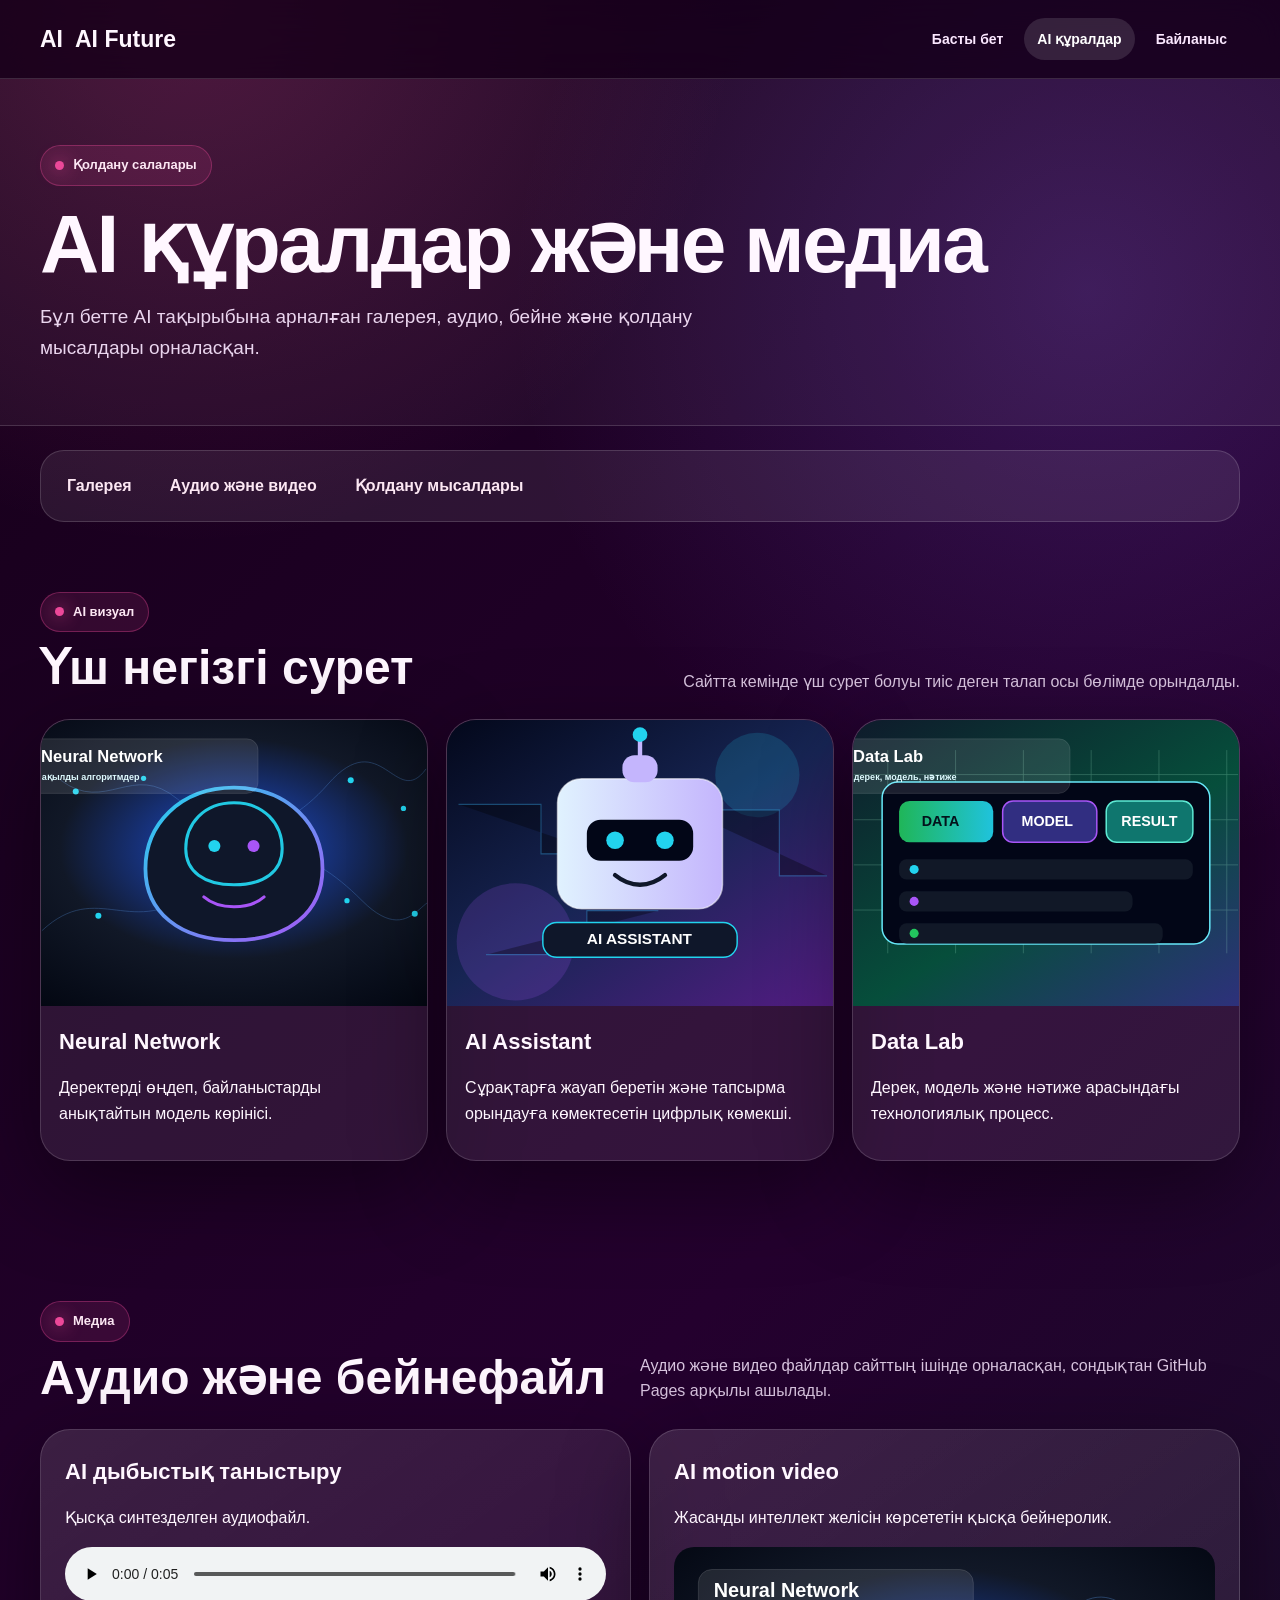
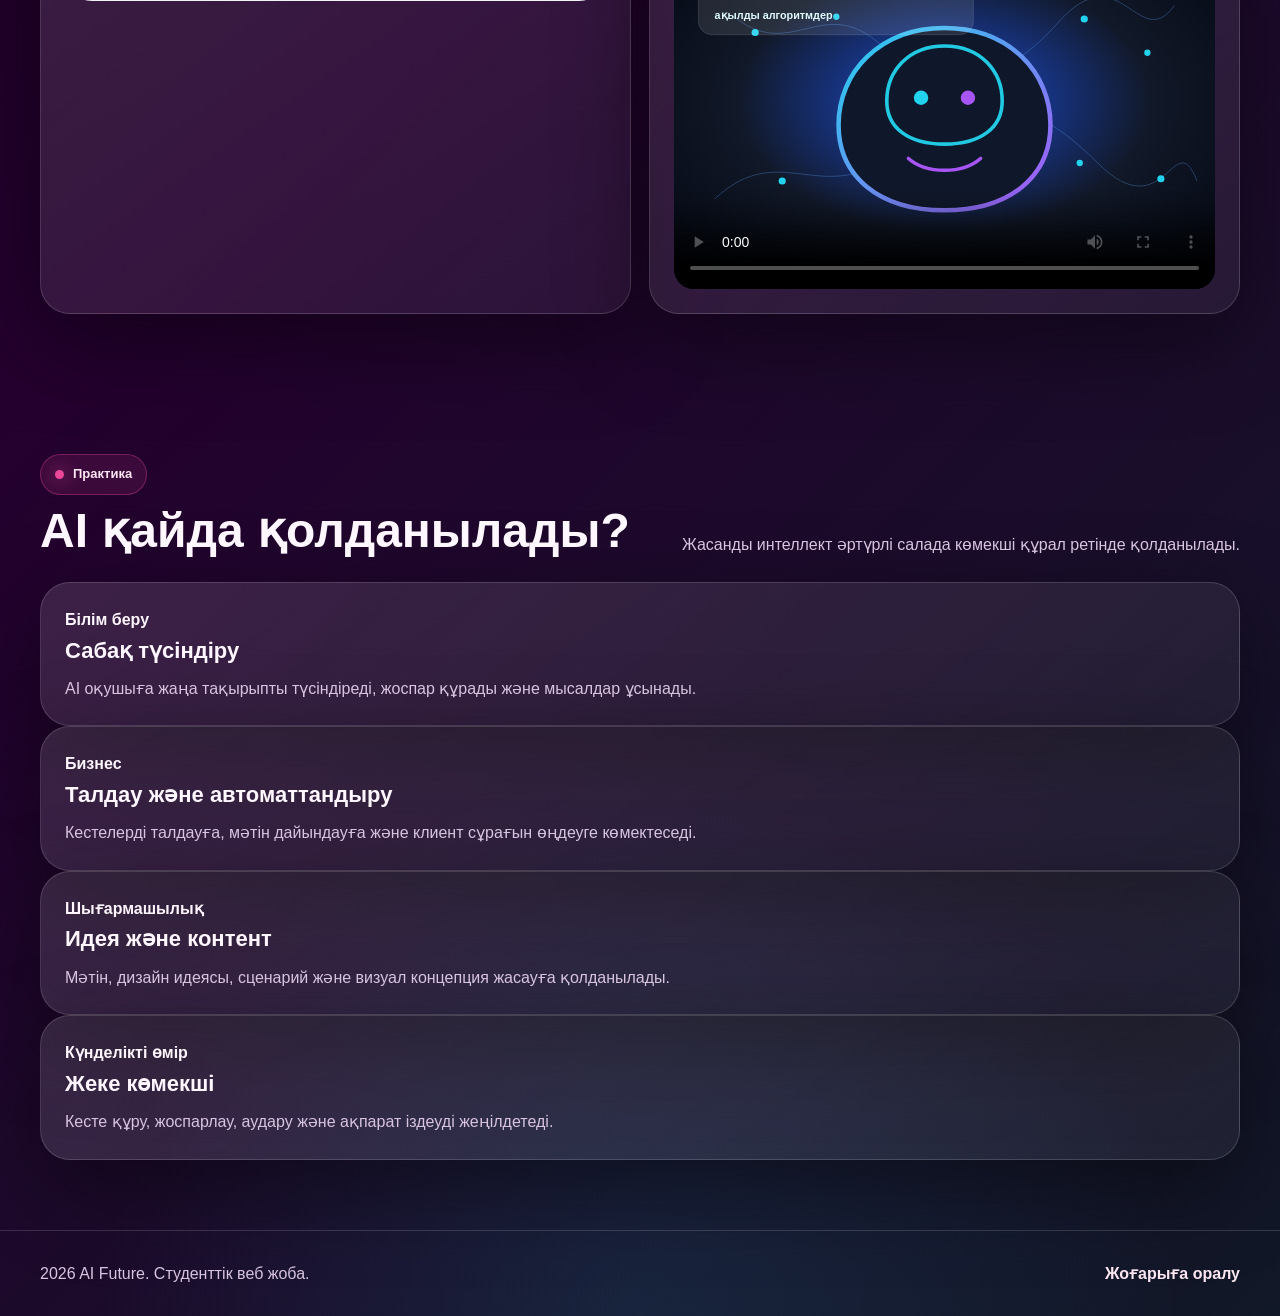
<file: tools.html>
<!DOCTYPE html>
<html lang="kk">
<head>
  <meta charset="UTF-8">
  <meta name="viewport" content="width=device-width, initial-scale=1.0">
  <title>AI Future | AI құралдар</title>
  <link rel="stylesheet" href="style.css">
</head>
<body>
<header class="header" id="top">
  <div class="container header-inner">
    <a class="logo" href="index.html"><span>AI</span><strong>AI Future</strong></a>
    <button class="menu" aria-label="Мәзір">☰</button>
    <nav class="nav">
      <a class="" href="index.html">Басты бет</a>
      <a class="active" href="tools.html">AI құралдар</a>
      <a class="" href="contact.html">Байланыс</a>
    </nav>
  </div>
</header>

<main>
  <section class="page-hero">
    <div class="container">
      <span class="kicker">Қолдану салалары</span>
      <h1><span class="gradient-text">AI құралдар</span> және медиа</h1>
      <p class="lead">Бұл бетте AI тақырыбына арналған галерея, аудио, бейне және қолдану мысалдары орналасқан.</p>
    </div>
  </section>

  <nav class="page-nav container" aria-label="Бет ішіндегі навигация">
    <a href="#gallery">Галерея</a>
    <a href="#media">Аудио және видео</a>
    <a href="#usecases">Қолдану мысалдары</a>
  </nav>

  <section class="section container" id="gallery">
    <div class="section-head">
      <div>
        <span class="kicker">AI визуал</span>
        <h2>Үш негізгі сурет</h2>
      </div>
      <p>Сайтта кемінде үш сурет болуы тиіс деген талап осы бөлімде орындалды.</p>
    </div>
    <div class="gallery">
      <article class="shot">
        <img src="ai-brain.svg" alt="Нейрондық желі">
        <div><h3>Neural Network</h3><p>Деректерді өңдеп, байланыстарды анықтайтын модель көрінісі.</p></div>
      </article>
      <article class="shot">
        <img src="ai-assistant.svg" alt="AI көмекші">
        <div><h3>AI Assistant</h3><p>Сұрақтарға жауап беретін және тапсырма орындауға көмектесетін цифрлық көмекші.</p></div>
      </article>
      <article class="shot">
        <img src="data-lab.svg" alt="Деректер зертханасы">
        <div><h3>Data Lab</h3><p>Дерек, модель және нәтиже арасындағы технологиялық процесс.</p></div>
      </article>
    </div>
  </section>

  <section class="section container" id="media">
    <div class="section-head">
      <div>
        <span class="kicker">Медиа</span>
        <h2>Аудио және бейнефайл</h2>
      </div>
      <p>Аудио және видео файлдар сайттың ішінде орналасқан, сондықтан GitHub Pages арқылы ашылады.</p>
    </div>
    <div class="media-grid">
      <div class="media-card">
        <h3>AI дыбыстық таныстыру</h3>
        <p>Қысқа синтезделген аудиофайл.</p>
        <audio controls>
          <source src="ai_intro.wav" type="audio/wav">
          Браузеріңіз аудиофайлды қолдамайды.
        </audio>
      </div>
      <div class="media-card">
        <h3>AI motion video</h3>
        <p>Жасанды интеллект желісін көрсететін қысқа бейнеролик.</p>
        <video controls poster="ai-brain.svg">
          <source src="ai_motion.mp4" type="video/mp4">
          Браузеріңіз бейнефайлды қолдамайды.
        </video>
      </div>
    </div>
  </section>

  <section class="section container" id="usecases">
    <div class="section-head">
      <div>
        <span class="kicker">Практика</span>
        <h2>AI қайда қолданылады?</h2>
      </div>
      <p>Жасанды интеллект әртүрлі салада көмекші құрал ретінде қолданылады.</p>
    </div>
    <div class="tools">
      <article class="tool"><strong>Білім беру</strong><h3>Сабақ түсіндіру</h3><p>AI оқушыға жаңа тақырыпты түсіндіреді, жоспар құрады және мысалдар ұсынады.</p></article>
      <article class="tool"><strong>Бизнес</strong><h3>Талдау және автоматтандыру</h3><p>Кестелерді талдауға, мәтін дайындауға және клиент сұрағын өңдеуге көмектеседі.</p></article>
      <article class="tool"><strong>Шығармашылық</strong><h3>Идея және контент</h3><p>Мәтін, дизайн идеясы, сценарий және визуал концепция жасауға қолданылады.</p></article>
      <article class="tool"><strong>Күнделікті өмір</strong><h3>Жеке көмекші</h3><p>Кесте құру, жоспарлау, аудару және ақпарат іздеуді жеңілдетеді.</p></article>
    </div>
  </section>
</main>

<footer class="footer">
  <div class="container footer-inner">
    <span><span class="year"></span> AI Future. Студенттік веб жоба.</span>
    <a class="to-top" href="#top">Жоғарыға оралу</a>
  </div>
</footer>
<script src="script.js"></script>
</body>
</html>
</file>
<file: academy-pro-v7.css>
:root{--bg:#120018;--panel:#1b1024;--card:rgba(255,255,255,.09);--text:#fff7ff;--muted:#dec8e8;--line:rgba(255,255,255,.16);--pink:#ec4899;--purple:#8b5cf6;--cyan:#22d3ee;--green:#22c55e;--red:#fb7185;--shadow:0 28px 90px rgba(0,0,0,.42)}*{box-sizing:border-box}html{scroll-behavior:smooth}body{margin:0;font-family:Arial,Helvetica,sans-serif;color:var(--text);background:radial-gradient(circle at 12% 0%,rgba(236,72,153,.25),transparent 34rem),radial-gradient(circle at 88% 8%,rgba(139,92,246,.25),transparent 36rem),linear-gradient(135deg,#120018,#23002f 48%,#101827);line-height:1.6}a{text-decoration:none;color:inherit}img,video{max-width:100%;display:block}.container{width:min(1200px,calc(100% - 34px));margin:0 auto}.header{position:sticky;top:0;z-index:50;background:rgba(18,0,24,.78);border-bottom:1px solid var(--line);backdrop-filter:blur(20px)}.header-inner{height:78px;display:flex;align-items:center;justify-content:space-between;gap:18px}.logo{display:flex;align-items:center;gap:12px;font-size:23px;font-weight:900}.logo-mark{width:46px;height:46px;border-radius:17px;background:linear-gradient(135deg,var(--pink),var(--purple));display:grid;place-items:center;color:#fff;box-shadow:0 0 40px rgba(236,72,153,.35)}.nav{display:flex;align-items:center;gap:8px}.nav a{padding:10px 13px;border-radius:999px;color:#fbe7ff;font-weight:800;font-size:14px;transition:.22s}.nav a:hover,.nav a.active{background:rgba(255,255,255,.13)}.menu{display:none;border:1px solid var(--line);background:rgba(255,255,255,.08);color:#fff;border-radius:14px;padding:8px 12px;font-size:24px}.hero{padding:88px 0 58px;overflow:hidden}.hero-grid{display:grid;grid-template-columns:1.02fr .98fr;gap:42px;align-items:center}.kicker{display:inline-flex;align-items:center;gap:9px;padding:9px 14px;border-radius:999px;background:rgba(236,72,153,.12);border:1px solid rgba(236,72,153,.35);color:#fce7f3;font-weight:900;font-size:13px}.kicker:before{content:"";width:9px;height:9px;border-radius:50%;background:var(--pink);box-shadow:0 0 18px var(--pink)}h1{font-size:clamp(42px,6.5vw,82px);line-height:.98;margin:18px 0;letter-spacing:-2.6px}.gradient{background:linear-gradient(135deg,#fff,#f0abfc,#fb7185,#a78bfa);-webkit-background-clip:text;background-clip:text;color:transparent}.lead{font-size:19px;color:#ead5ee;max-width:720px;margin:0 0 24px}.actions{display:flex;gap:13px;flex-wrap:wrap;margin-top:25px}.btn{display:inline-flex;align-items:center;justify-content:center;gap:9px;border-radius:999px;padding:14px 20px;border:1px solid var(--line);font-weight:900;cursor:pointer;transition:.22s;font-size:15px}.btn-primary{background:linear-gradient(135deg,var(--pink),var(--purple));color:#fff;border:0;box-shadow:0 22px 55px rgba(236,72,153,.22)}.btn-primary:hover{transform:translateY(-2px);filter:brightness(1.07)}.btn-ghost{background:rgba(255,255,255,.08)}.visual{position:relative;padding:14px;border:1px solid var(--line);border-radius:34px;background:linear-gradient(145deg,rgba(255,255,255,.14),rgba(255,255,255,.05));box-shadow:var(--shadow);overflow:hidden}.visual img{border-radius:26px}.float-panel{position:absolute;left:28px;right:28px;bottom:28px;display:flex;align-items:center;justify-content:space-between;gap:12px;padding:14px 16px;border-radius:22px;border:1px solid rgba(240,171,252,.35);background:rgba(17,24,39,.84);backdrop-filter:blur(12px)}.online{display:flex;gap:9px;align-items:center;color:#fce7f3;font-weight:900}.dot{width:10px;height:10px;border-radius:50%;background:var(--green);box-shadow:0 0 18px var(--green)}.metrics{display:grid;grid-template-columns:repeat(4,1fr);gap:12px;margin-top:28px}.metric{padding:17px;border-radius:22px;background:rgba(255,255,255,.08);border:1px solid var(--line)}.metric strong{display:block;font-size:28px}.metric span{display:block;font-size:13px;color:#d8c4df}.page-hero{padding:66px 0 38px;border-bottom:1px solid var(--line);background:rgba(255,255,255,.04)}.page-nav{display:flex;flex-wrap:wrap;gap:10px;margin-top:24px;padding:12px;background:rgba(255,255,255,.08);border:1px solid var(--line);border-radius:24px}.page-nav a{padding:10px 14px;border-radius:999px;color:#fce7f3;font-weight:900}.page-nav a:hover{background:rgba(255,255,255,.13)}.section{padding:70px 0}.section-head{display:flex;align-items:end;justify-content:space-between;gap:22px;margin-bottom:25px}.section-head p{max-width:620px;color:#d8c4df;margin:0}h2{font-size:clamp(31px,4vw,48px);line-height:1.08;margin:10px 0 0}h3{font-size:22px;margin:0 0 8px}.cards,.dashboard-grid,.gallery,.learning-grid{display:grid;grid-template-columns:repeat(3,1fr);gap:18px}.card,.panel,.form,.tool,.media-card,.notice,.calc-box,.ai-box,.lesson,.quiz-box{border:1px solid var(--line);background:linear-gradient(145deg,rgba(255,255,255,.12),rgba(255,255,255,.055));border-radius:30px;padding:24px;box-shadow:var(--shadow)}.card{position:relative;overflow:hidden}.icon{width:56px;height:56px;border-radius:20px;display:grid;place-items:center;margin-bottom:18px;background:linear-gradient(135deg,var(--pink),var(--purple));font-weight:900;font-size:23px}.card p,.panel p,.tool p,.lesson p{color:#d8c4df;margin:0}.split,.media-grid,.calcs,.analytics-layout{display:grid;grid-template-columns:1fr 1fr;gap:20px}.list{list-style:none;margin:0;padding:0;display:grid;gap:13px}.list li{padding:15px 16px;border-radius:18px;background:rgba(255,255,255,.07);border:1px solid var(--line);color:#fce7f3}input,textarea,select{width:100%;border:1px solid var(--line);background:rgba(17,24,39,.85);color:#fff;border-radius:18px;padding:14px 15px;font:inherit;outline:none}input::placeholder,textarea::placeholder{color:#b991c0}input:focus,textarea:focus,select:focus{border-color:#f0abfc;box-shadow:0 0 0 4px rgba(240,171,252,.14)}label{display:grid;gap:7px;font-weight:900}.form,.calc-form,.ai-form,.analytics-form{display:grid;gap:13px}.calc-result,.result-card,.recommendation,.progress-card{padding:15px 16px;border-radius:18px;background:rgba(255,255,255,.08);border:1px solid var(--line);color:#fce7f3}.result-card{margin-bottom:12px}.score{height:10px;border-radius:999px;background:rgba(255,255,255,.12);overflow:hidden;margin-top:10px}.score span{display:block;height:100%;background:linear-gradient(135deg,var(--pink),var(--purple));border-radius:999px}.ai-shell{display:grid;grid-template-columns:320px 1fr;gap:18px}.quick-panel{display:grid;gap:10px}.quick-btn{text-align:left;border:1px solid var(--line);background:rgba(255,255,255,.08);color:#fff;border-radius:18px;padding:13px 14px;font:inherit;font-weight:800;cursor:pointer}.quick-btn:hover{background:rgba(236,72,153,.16)}.chat-app{min-height:680px;border:1px solid var(--line);border-radius:30px;background:rgba(17,24,39,.66);box-shadow:var(--shadow);display:flex;flex-direction:column;overflow:hidden}.chat-top{display:flex;align-items:center;justify-content:space-between;gap:12px;padding:18px 20px;border-bottom:1px solid var(--line);background:rgba(255,255,255,.05)}.avatar{width:44px;height:44px;border-radius:17px;display:grid;place-items:center;background:linear-gradient(135deg,var(--pink),var(--purple));font-weight:900}.chat-messages{flex:1;overflow:auto;padding:22px;display:flex;flex-direction:column;gap:14px}.message{max-width:min(760px,88%)}.message.user{align-self:flex-end}.message.bot{align-self:flex-start}.bubble{padding:15px 17px;border-radius:22px;border:1px solid var(--line);white-space:pre-wrap}.user .bubble{background:linear-gradient(135deg,#be185d,#6d28d9)}.bot .bubble{background:rgba(255,255,255,.08)}.meta{font-size:12px;color:#b991c0;padding:0 8px;margin-top:5px}.chat-input{border-top:1px solid var(--line);padding:16px;background:rgba(255,255,255,.04)}.input-row{display:grid;grid-template-columns:1fr auto;gap:10px}.send-btn{border:0;border-radius:999px;padding:0 22px;font-weight:900;cursor:pointer;background:linear-gradient(135deg,var(--pink),var(--purple));color:#fff}.typing{display:inline-flex;gap:5px}.typing i{width:7px;height:7px;border-radius:50%;background:#f0abfc;animation:pulse 1s infinite}.typing i:nth-child(2){animation-delay:.15s}.typing i:nth-child(3){animation-delay:.3s}@keyframes pulse{0%,100%{opacity:.25;transform:translateY(0)}50%{opacity:1;transform:translateY(-4px)}}.kpi strong{font-size:34px;display:block}.chart-wrap{height:320px;border-radius:26px;background:rgba(17,24,39,.66);border:1px solid var(--line);padding:14px}canvas{width:100%;height:100%}.lesson.done{border-color:rgba(34,197,94,.55);background:rgba(34,197,94,.08)}.lesson button,.quiz-box button{margin-top:14px}.progress-bar{height:12px;border-radius:999px;background:rgba(255,255,255,.12);overflow:hidden}.progress-bar span{display:block;height:100%;background:linear-gradient(135deg,var(--green),var(--cyan));border-radius:999px}audio,video{width:100%;border-radius:20px}.shot{overflow:hidden;border:1px solid var(--line);border-radius:30px;background:rgba(255,255,255,.08);box-shadow:var(--shadow)}.shot img{border-radius:0;aspect-ratio:1.35/1;object-fit:cover}.shot div{padding:18px}.form-message{margin:0;color:#bbf7d0;font-weight:900}.notice{border-color:rgba(34,197,94,.32);background:rgba(34,197,94,.08)}.footer{padding:30px 0;border-top:1px solid var(--line);color:#d8c4df}.footer-inner{display:flex;align-items:center;justify-content:space-between;gap:15px;flex-wrap:wrap}.to-top{color:#fce7f3;font-weight:900}@media(max-width:940px){.menu{display:block}.nav{display:none;position:absolute;right:17px;top:74px;width:min(350px,calc(100vw - 34px));padding:12px;flex-direction:column;align-items:stretch;border:1px solid var(--line);border-radius:22px;background:#21042b;box-shadow:var(--shadow)}.nav.open{display:flex}.hero-grid,.split,.media-grid,.calcs,.analytics-layout,.ai-shell{grid-template-columns:1fr}.cards,.dashboard-grid,.gallery,.learning-grid,.metrics{grid-template-columns:1fr}.section{padding:50px 0}.input-row{grid-template-columns:1fr}.send-btn{padding:14px 18px}}
</file>
<file: style.css>
:root{
  --bg:#160019;
  --bg2:#24002e;
  --panel:#1f1028;
  --panel2:#2a1238;
  --text:#fff7ff;
  --muted:#d8c4df;
  --line:rgba(255,255,255,.15);
  --pink:#ec4899;
  --purple:#8b5cf6;
  --violet:#c026d3;
  --cyan:#22d3ee;
  --green:#22c55e;
  --yellow:#facc15;
  --shadow:0 28px 90px rgba(0,0,0,.42);
}
*{box-sizing:border-box}
html{scroll-behavior:smooth}
body{
  margin:0;
  font-family:Arial, Helvetica, sans-serif;
  color:var(--text);
  background:
    radial-gradient(circle at 15% 0%, rgba(236,72,153,.22), transparent 34rem),
    radial-gradient(circle at 85% 10%, rgba(139,92,246,.22), transparent 36rem),
    radial-gradient(circle at 50% 100%, rgba(34,211,238,.10), transparent 34rem),
    linear-gradient(135deg,#160019,#24002e 48%,#111827);
  line-height:1.6;
}
a{text-decoration:none;color:inherit}
img,video{max-width:100%;display:block}
.container{width:min(1200px,calc(100% - 34px));margin:0 auto}
.header{
  position:sticky;
  top:0;
  z-index:50;
  background:rgba(22,0,25,.76);
  border-bottom:1px solid var(--line);
  backdrop-filter:blur(20px);
}
.header-inner{height:78px;display:flex;align-items:center;justify-content:space-between;gap:18px}
.logo{display:flex;align-items:center;gap:12px;font-size:23px;font-weight:900}
.logo-mark{
  width:46px;height:46px;border-radius:17px;
  background:linear-gradient(135deg,var(--pink),var(--purple));
  color:#fff;
  display:grid;place-items:center;
  box-shadow:0 0 40px rgba(236,72,153,.35);
}
.nav{display:flex;align-items:center;gap:8px}
.nav a{
  padding:10px 13px;border-radius:999px;
  color:#fbe7ff;font-weight:800;font-size:14px;
  transition:.22s
}
.nav a:hover,.nav a.active{background:rgba(255,255,255,.12);color:#fff}
.menu{display:none;border:1px solid var(--line);background:rgba(255,255,255,.08);color:#fff;border-radius:14px;padding:8px 12px;font-size:24px}
.hero{position:relative;padding:88px 0 58px;overflow:hidden}
.hero:before{
  content:"";position:absolute;left:50%;top:70px;transform:translateX(-50%);
  width:680px;height:680px;background:radial-gradient(circle,rgba(236,72,153,.18),transparent 66%);
  pointer-events:none
}
.hero-grid{position:relative;display:grid;grid-template-columns:1.02fr .98fr;gap:42px;align-items:center}
.kicker{
  display:inline-flex;align-items:center;gap:9px;
  padding:9px 14px;border-radius:999px;
  background:rgba(236,72,153,.12);
  border:1px solid rgba(236,72,153,.35);
  color:#fce7f3;font-weight:900;font-size:13px
}
.kicker:before{content:"";width:9px;height:9px;border-radius:50%;background:var(--pink);box-shadow:0 0 18px var(--pink)}
h1{font-size:clamp(42px,6.5vw,82px);line-height:.98;margin:18px 0;letter-spacing:-2.6px}
.gradient{
  background:linear-gradient(135deg,#fff,#f0abfc,#fb7185,#a78bfa);
  -webkit-background-clip:text;background-clip:text;color:transparent
}
.lead{font-size:19px;color:#ead5ee;max-width:720px;margin:0 0 24px}
.actions{display:flex;gap:13px;flex-wrap:wrap;margin-top:25px}
.btn{
  display:inline-flex;align-items:center;justify-content:center;gap:9px;
  border-radius:999px;padding:14px 20px;border:1px solid var(--line);
  font-weight:900;cursor:pointer;transition:.22s
}
.btn-primary{background:linear-gradient(135deg,var(--pink),var(--purple));color:#fff;border:0;box-shadow:0 22px 55px rgba(236,72,153,.22)}
.btn-primary:hover{transform:translateY(-2px);filter:brightness(1.08)}
.btn-ghost{background:rgba(255,255,255,.08);color:#fff}
.btn-ghost:hover{background:rgba(255,255,255,.14)}
.visual{
  position:relative;padding:14px;border:1px solid var(--line);
  border-radius:34px;background:linear-gradient(145deg,rgba(255,255,255,.14),rgba(255,255,255,.05));
  box-shadow:var(--shadow);overflow:hidden
}
.visual img{border-radius:26px}
.float-panel{
  position:absolute;left:28px;right:28px;bottom:28px;
  display:flex;align-items:center;justify-content:space-between;gap:12px;
  padding:14px 16px;border-radius:22px;
  border:1px solid rgba(240,171,252,.35);
  background:rgba(17,24,39,.82);
  backdrop-filter:blur(12px)
}
.online{display:flex;gap:9px;align-items:center;color:#fce7f3;font-weight:900}
.dot{width:10px;height:10px;border-radius:50%;background:var(--green);box-shadow:0 0 18px var(--green)}
.metrics{display:grid;grid-template-columns:repeat(4,1fr);gap:12px;margin-top:28px}
.metric{
  padding:17px;border-radius:22px;background:rgba(255,255,255,.08);
  border:1px solid var(--line)
}
.metric strong{display:block;font-size:28px;color:#fff}
.metric span{display:block;font-size:13px;color:#d8c4df}
.page-hero{padding:66px 0 38px;border-bottom:1px solid var(--line);background:rgba(255,255,255,.04)}
.page-nav{
  display:flex;flex-wrap:wrap;gap:10px;margin-top:24px;padding:12px;
  background:rgba(255,255,255,.08);border:1px solid var(--line);border-radius:24px
}
.page-nav a{padding:10px 14px;border-radius:999px;color:#fce7f3;font-weight:900}
.page-nav a:hover{background:rgba(255,255,255,.13)}
.section{padding:70px 0}
.section-head{display:flex;align-items:end;justify-content:space-between;gap:22px;margin-bottom:25px}
.section-head p{max-width:600px;color:#d8c4df;margin:0}
h2{font-size:clamp(31px,4vw,48px);line-height:1.08;margin:10px 0 0}
h3{font-size:22px;margin:0 0 8px}
.cards{display:grid;grid-template-columns:repeat(3,1fr);gap:18px}
.card,.panel,.form,.tool,.media-card,.notice,.calc-box{
  border:1px solid var(--line);
  background:linear-gradient(145deg,rgba(255,255,255,.12),rgba(255,255,255,.055));
  border-radius:30px;padding:24px;box-shadow:var(--shadow)
}
.card{position:relative;overflow:hidden}
.card:after{
  content:"";position:absolute;right:-60px;bottom:-70px;width:190px;height:190px;border-radius:50%;
  background:radial-gradient(circle,rgba(236,72,153,.22),transparent 68%)
}
.icon{
  width:56px;height:56px;border-radius:20px;
  display:grid;place-items:center;margin-bottom:18px;
  background:linear-gradient(135deg,var(--pink),var(--purple));
  color:#fff;font-weight:900;font-size:23px
}
.card p,.panel p,.tool p{color:#d8c4df;margin:0}
.split{display:grid;grid-template-columns:.92fr 1.08fr;gap:22px;align-items:center}
.list{list-style:none;margin:0;padding:0;display:grid;gap:13px}
.list li{
  padding:15px 16px;border-radius:18px;
  background:rgba(255,255,255,.07);border:1px solid var(--line);color:#fce7f3
}
.toolbar{
  display:grid;grid-template-columns:1.2fr .8fr .8fr;gap:12px;margin-bottom:18px
}
input,textarea,select{
  width:100%;border:1px solid var(--line);background:rgba(17,24,39,.80);
  color:#fff;border-radius:18px;padding:14px 15px;font:inherit;outline:none
}
input::placeholder,textarea::placeholder{color:#b991c0}
input:focus,textarea:focus,select:focus{border-color:#f0abfc;box-shadow:0 0 0 4px rgba(240,171,252,.14)}
.catalog-grid{display:grid;grid-template-columns:repeat(3,1fr);gap:18px}
.product{
  border:1px solid var(--line);border-radius:28px;overflow:hidden;
  background:rgba(255,255,255,.08);box-shadow:var(--shadow)
}
.product-img{
  height:190px;display:grid;place-items:center;
  background:linear-gradient(135deg,#fce7f3,#ede9fe);
  color:#86198f;font-size:56px;font-weight:900
}
.product-body{padding:18px}
.price{font-size:24px;font-weight:900;color:#fff;margin:8px 0}
.tag{display:inline-flex;padding:6px 10px;border-radius:999px;background:rgba(236,72,153,.14);border:1px solid rgba(236,72,153,.35);color:#fce7f3;font-size:12px;font-weight:900}
.product-actions{display:flex;gap:10px;margin-top:14px}
.small-btn{
  flex:1;border:0;border-radius:14px;padding:11px 12px;font-weight:900;cursor:pointer;
  background:rgba(255,255,255,.10);color:#fff;border:1px solid var(--line)
}
.small-btn.buy{background:linear-gradient(135deg,var(--pink),var(--purple));border:0}
.ai-layout{display:grid;grid-template-columns:.9fr 1.1fr;gap:20px;align-items:start}
.ai-box{border:1px solid var(--line);background:rgba(255,255,255,.08);border-radius:30px;padding:22px;box-shadow:var(--shadow)}
.ai-form{display:grid;gap:13px}
.result{
  min-height:360px;border:1px dashed rgba(240,171,252,.42);border-radius:24px;
  padding:18px;background:rgba(17,24,39,.52)
}
.result-card{
  padding:16px;border-radius:20px;background:rgba(255,255,255,.08);border:1px solid var(--line);
  margin-bottom:12px
}
.score{height:10px;border-radius:999px;background:rgba(255,255,255,.12);overflow:hidden;margin-top:10px}
.score span{display:block;height:100%;background:linear-gradient(135deg,var(--pink),var(--purple));border-radius:999px}
.calcs{display:grid;grid-template-columns:repeat(2,1fr);gap:18px}
.calc-form{display:grid;gap:12px}
.calc-result{
  padding:15px 16px;border-radius:18px;background:rgba(255,255,255,.08);
  border:1px solid var(--line);color:#fce7f3;font-weight:900
}
.dashboard-grid{display:grid;grid-template-columns:repeat(3,1fr);gap:18px}
.kpi strong{font-size:34px;display:block}
.chart{
  height:260px;border-radius:24px;background:rgba(17,24,39,.6);border:1px solid var(--line);
  display:flex;align-items:end;gap:14px;padding:22px
}
.bar{flex:1;border-radius:14px 14px 0 0;background:linear-gradient(180deg,var(--pink),var(--purple));min-height:30px}
.media-grid{display:grid;grid-template-columns:1fr 1fr;gap:18px}
audio,video{width:100%;border-radius:20px}
.gallery{display:grid;grid-template-columns:repeat(3,1fr);gap:18px}
.shot{overflow:hidden;border:1px solid var(--line);border-radius:30px;background:rgba(255,255,255,.08);box-shadow:var(--shadow)}
.shot img{border-radius:0;aspect-ratio:1.35/1;object-fit:cover}
.shot div{padding:18px}
.form{display:grid;gap:15px;max-width:780px}
label{display:grid;gap:7px;font-weight:900;color:#fff}
.form-message{margin:0;color:#bbf7d0;font-weight:900}
.notice{border-color:rgba(34,197,94,.32);background:rgba(34,197,94,.08)}
.cart-panel{
  position:fixed;right:18px;bottom:18px;width:min(360px,calc(100vw - 36px));
  background:#22062d;border:1px solid var(--line);border-radius:24px;padding:16px;box-shadow:var(--shadow);
  z-index:80
}
.cart-panel h3{display:flex;justify-content:space-between;align-items:center}
.cart-list{display:grid;gap:8px;max-height:200px;overflow:auto;margin:12px 0}
.cart-item{display:flex;justify-content:space-between;gap:8px;border-bottom:1px solid var(--line);padding-bottom:8px;color:#fce7f3}
.footer{padding:30px 0;border-top:1px solid var(--line);color:#d8c4df}
.footer-inner{display:flex;align-items:center;justify-content:space-between;gap:15px;flex-wrap:wrap}
.to-top{color:#fce7f3;font-weight:900}
.hidden{display:none}
@media(max-width:920px){
  .menu{display:block}
  .nav{display:none;position:absolute;right:17px;top:74px;width:min(350px,calc(100vw - 34px));padding:12px;flex-direction:column;align-items:stretch;border:1px solid var(--line);border-radius:22px;background:#21042b;box-shadow:var(--shadow)}
  .nav.open{display:flex}
  .hero-grid,.split,.ai-layout,.media-grid{grid-template-columns:1fr}
  .cards,.catalog-grid,.calcs,.dashboard-grid,.gallery,.metrics{grid-template-columns:1fr}
  .toolbar{grid-template-columns:1fr}
  .section{padding:50px 0}
}
</file>
